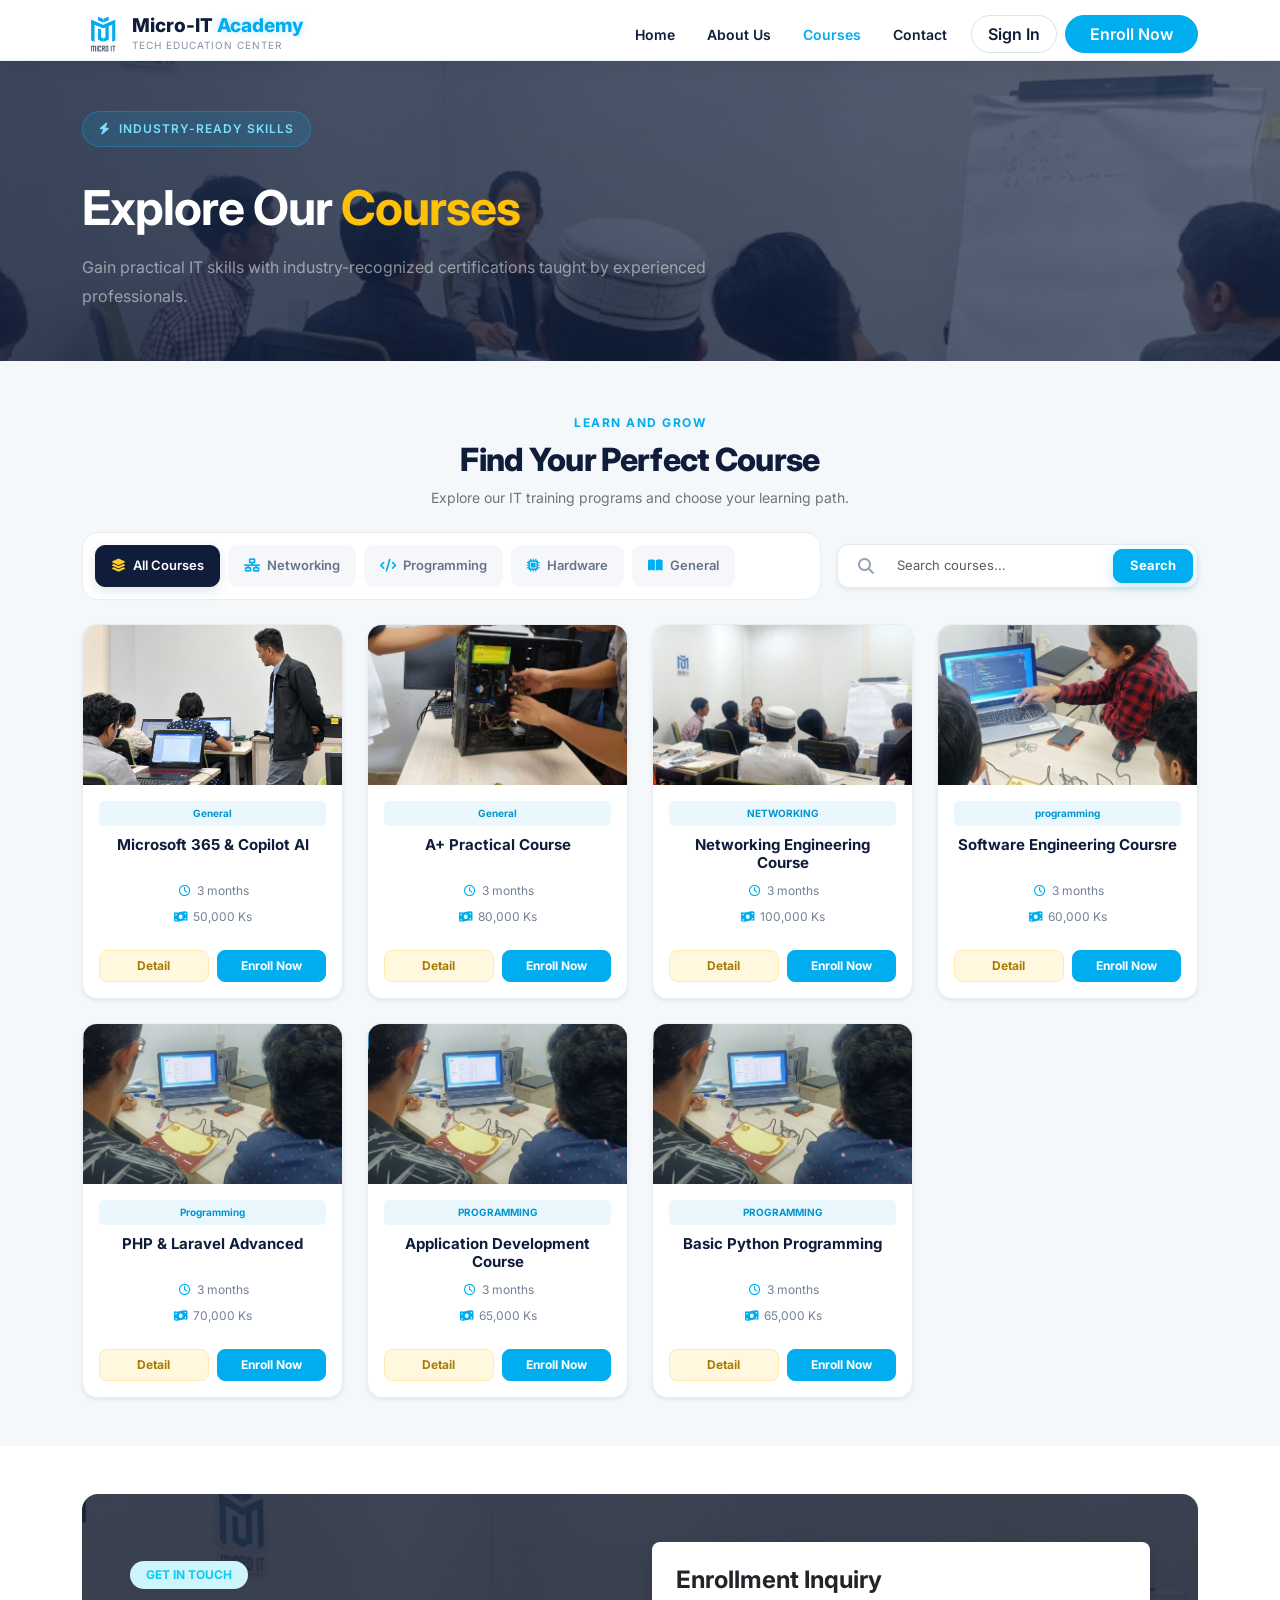
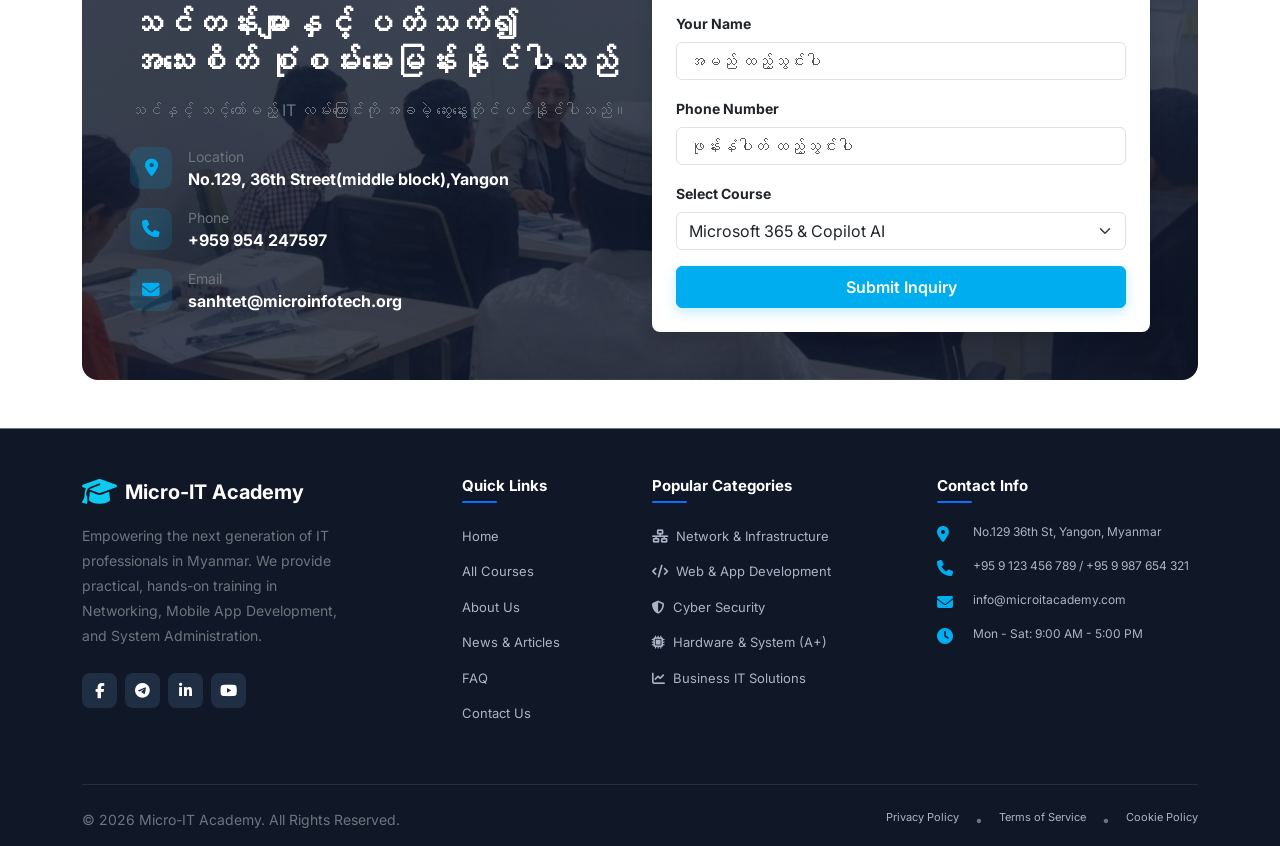
<file: course.html>
<!DOCTYPE html>
<html lang="my">

<head>
    <meta charset="UTF-8">
    <meta name="viewport" content="width=device-width, initial-scale=1.0">
    <title>Micro-IT Academy - Courses</title>

    <!-- Bootstrap 5 CSS CDN -->
    <link href="https://cdn.jsdelivr.net/npm/bootstrap@5.3.3/dist/css/bootstrap.min.css" rel="stylesheet">

    <!-- Font Awesome Icons CDN -->
    <link rel="stylesheet" href="https://cdnjs.cloudflare.com/ajax/libs/font-awesome/6.5.2/css/all.min.css">

    <!-- Google Fonts: Inter -->
    <link rel="preconnect" href="https://fonts.googleapis.com">
    <link rel="preconnect" href="https://fonts.gstatic.com" crossorigin>
    <link href="https://fonts.googleapis.com/css2?family=Inter:wght@400;500;600;700;800&display=swap"
        rel="stylesheet">

    <!-- AOS CSS -->
    <link rel="stylesheet" href="https://unpkg.com/aos@next/dist/aos.css">

    <!-- Custom CSS -->
    <link rel="stylesheet" href="css/style.css">
    <link rel="stylesheet" href="css/test.css">

    
</head>

<body>

    <!-- NAVIGATION BAR -->
    <nav class="navbar navbar-expand-lg sticky-top bg-white py-2 shadow-sm">
        <div class="container">

            <!-- Brand Logo -->
            <a class="navbar-brand d-flex align-items-center gap-2" href="index.html">
                <img src="image/microit-logo.png" alt="Micro-IT Logo" height="42">
                <div>
                    <div class="brand-title">Micro-IT <span>Academy</span></div>
                    <div class="brand-subtitle">TECH EDUCATION CENTER</div>
                </div>
            </a>

            <!-- Mobile Toggler Button -->
            <button class="navbar-toggler border-0 shadow-none" type="button"
                data-bs-toggle="collapse" data-bs-target="#navbarNav">
                <i class="fa-solid fa-bars fs-4"></i>
            </button>

            <!-- Navbar Links & Buttons -->
            <div class="collapse navbar-collapse" id="navbarNav">
                <ul class="navbar-nav ms-auto align-items-lg-center gap-lg-3 my-2 my-lg-0">
                    <li class="nav-item">
                        <a class="nav-link" href="index.html">Home</a>
                    </li>
                    <li class="nav-item">
                        <a class="nav-link" href="about.html">About Us</a>
                    </li>
                    <li class="nav-item">
                        <a class="nav-link active" href="course.html">Courses</a>
                    </li>
                    <li class="nav-item">
                        <a class="nav-link" href="contact.html">Contact</a>
                    </li>
                </ul>

                <!-- Custom Class Buttons -->
                <div class="d-flex align-items-center gap-2 mt-2 mt-lg-0 ms-lg-3">
                    <a href="login.html" class="btn btn-signin px-3 rounded-pill fw-semibold">Sign In</a>
                    <a href="#contact" class="btn btn-enroll px-4 rounded-pill fw-semibold">Enroll Now</a>
                </div>
            </div>

        </div>
    </nav>


    <!-- Hero Banner Section -->
    <section class="hero-banner text-white">
        <div class="container py-5">
            <div class="row">
                <div class="col-12 col-md-9 col-lg-7">

                    <span class="hero-label px-3 py-2 rounded-pill fw-semibold mb-3">
                        <i class="fa-solid fa-bolt me-2"></i>INDUSTRY-READY SKILLS
                    </span>

                    <h1 class="fw-bold display-5 mt-3 mb-3">
                        Explore Our <span class="text-warning">Courses</span>
                    </h1>

                    <p class="text-white-50 mb-0" style="line-height: 1.8;">
                        Gain practical IT skills with industry-recognized certifications
                        taught by experienced professionals.
                    </p>

                </div>
            </div>
        </div>
    </section>


    <!-- Main Course Catalog Section -->
    <section class="course-section py-5">
        <div class="container">

            <div class="text-center mb-4">
                <span class="section-label">LEARN AND GROW</span>
                <h2 class="section-title mt-2">Find Your Perfect Course</h2>
                <p class="text-secondary small mb-0">
                    Explore our IT training programs and choose your learning path.
                </p>
            </div>

            <!-- Filter Categories & Live Search Bar -->
            <div class="row mb-4 align-items-center g-3">

                <!-- Category Buttons -->
                <div class="col-12 col-lg-8">
                    <div class="category-wrapper">
                        <div class="course-categories" id="filterBtnGroup">

                            <button class="btn category-btn active" data-filter="all">
                                <i class="fa-solid fa-layer-group"></i>All Courses
                            </button>

                            <button class="btn category-btn" data-filter="networking">
                                <i class="fa-solid fa-network-wired"></i>Networking
                            </button>

                            <button class="btn category-btn" data-filter="programming">
                                <i class="fa-solid fa-code"></i>Programming
                            </button>

                            <button class="btn category-btn" data-filter="hardware">
                                <i class="fa-solid fa-microchip"></i>Hardware
                            </button>
                            <button class="btn category-btn" data-filter="general">
                            <i class="fa-solid fa-book-open"></i>General
                            </button>

                        </div>
                    </div>
                </div>

                <!-- Live Search Box -->
                <div class="col-12 col-lg-4">
                    <div class="input-group search-box shadow-sm" id="searchBox">
                        <span class="input-group-text bg-white border-0 ps-3">
                            <i class="fa-solid fa-magnifying-glass"></i>
                        </span>

                        <input type="text" id="courseSearchInput"
                            class="form-control border-0 shadow-none"
                            placeholder="Search courses...">

                        <button class="btn btn-primary px-3 fw-bold"
                            type="button" id="searchBtn">
                            Search
                        </button>
                    </div>
                </div>

            </div>


            <!-- Course Cards Grid -->
            <section class="container-fluid px-0">
                <div class="row g-3 g-lg-4" id="courseList">

                    <!-- Card 1 -->
                    <div class="col-6 col-md-4 col-lg-3" data-category="general">
                        <div class="card course-card h-100 shadow-sm">
                            <img src="image/microsoft365.png"
                                class="course-img" alt="MikroTik MTCNA">

                            <div class="card-body d-flex flex-column">
                                <span class="course-category">General</span>

                                <h5>Microsoft 365 & Copilot AI</h5>

                                <div class="course-info mb-2">
                                    <div class="mb-2">
                                        <i class="fa-regular fa-clock me-1"></i>3 months
                                    </div>
                                    <div>
                                        <i class="fa-solid fa-money-bill-wave me-1"></i>50,000 Ks
                                    </div>
                                </div>

                                <div class="d-flex gap-2 mt-auto pt-3">
                                    <a href="course_detail.html?course=microsoft-365"
                                      class="btn btn-course-detail w-50">Detail
                                    <a href="#contact" class="btn btn-course-join w-50">Enroll Now</a>
                                </div>
                            </div>
                        </div>
                    </div>


                    <!-- Card 2 -->
                    <div class="col-6 col-md-4 col-lg-3" data-category="general">
                        <div class="card course-card h-100 shadow-sm">
                            <img src="image/A+-practical.jpg"
                                class="course-img" alt="React Native">

                            <div class="card-body d-flex flex-column">
                                <span class="course-category">General</span>

                                <h5>A+ Practical Course</h5>

                                <div class="course-info mb-2">
                                    <div class="mb-2">
                                        <i class="fa-regular fa-clock me-1"></i>3 months
                                    </div>
                                    <div>
                                        <i class="fa-solid fa-money-bill-wave me-1"></i>80,000 Ks
                                    </div>
                                </div>

                                 <div class="d-flex gap-2 mt-auto pt-3">
                                    <a href="course_detail.html?course=a-plus"
                                      class="btn btn-course-detail w-50">Detail
                                    <a href="#contact" class="btn btn-course-join w-50">Enroll Now</a>
                                </div>
                            </div>
                        </div>
                    </div>


                    <!-- Card 3 -->
                    <div class="col-6 col-md-4 col-lg-3" data-category="networking">
                        <div class="card course-card h-100 shadow-sm">
                            <img src="image/category_networking.jpg"
                                class="course-img" alt="CCNA 200-301">

                            <div class="card-body d-flex flex-column">
                                <span class="course-category">NETWORKING</span>

                                <h5>Networking Engineering Course</h5>

                                <div class="course-info mb-2">
                                    <div class="mb-2">
                                        <i class="fa-regular fa-clock me-1"></i>3 months
                                    </div>
                                    <div>
                                        <i class="fa-solid fa-money-bill-wave me-1"></i>100,000 Ks
                                    </div>
                                </div>

                                 <div class="d-flex gap-2 mt-auto pt-3">
                                    <a href="course_detail.html?course=networking"
                                      class="btn btn-course-detail w-50">Detail
                                    <a href="#contact" class="btn btn-course-join w-50">Enroll Now</a>
                                </div>
                            </div>
                        </div>
                    </div>


                    <!-- Card 4 -->
                    <div class="col-6 col-md-4 col-lg-3" data-category="programming">
                        <div class="card course-card h-100 shadow-sm">
                            <img src="image/category_web.jpg"
                                class="course-img" alt="A+ Professional">

                            <div class="card-body d-flex flex-column">
                                <span class="course-category">programming</span>

                                <h5>Software Engineering Coursre</h5>

                                <div class="course-info mb-2">
                                    <div class="mb-2">
                                        <i class="fa-regular fa-clock me-1"></i>3 months
                                    </div>
                                    <div>
                                        <i class="fa-solid fa-money-bill-wave me-1"></i>60,000 Ks
                                    </div>
                                </div>

                                 <div class="d-flex gap-2 mt-auto pt-3">
                                    <a href="course_detail.html?course=software-engineering"
                                      class="btn btn-course-detail w-50">Detail
                                    <a href="#contact" class="btn btn-course-join w-50">Enroll Now</a>
                                </div>
                            </div>
                        </div>
                    </div>


                    <!-- Card 5 -->
                    <div class="col-6 col-md-4 col-lg-3" data-category="programming">
                        <div class="card course-card h-100 shadow-sm">
                            <img src="image/Category_programming.jpg"
                                class="course-img" alt="Business IT">

                            <div class="card-body d-flex flex-column">
                                <span class="course-category">Programming</span>

                                <h5>PHP & Laravel Advanced</h5>

                                <div class="course-info mb-2">
                                    <div class="mb-2">
                                        <i class="fa-regular fa-clock me-1"></i>3 months
                                    </div>
                                    <div>
                                        <i class="fa-solid fa-money-bill-wave me-1"></i>70,000 Ks
                                    </div>
                                </div>

                                 <div class="d-flex gap-2 mt-auto pt-3">
                                    <a href="course_detail.html?course=php-laravel"
                                      class="btn btn-course-detail w-50">Detail
                                    <a href="#contact" class="btn btn-course-join w-50">Enroll Now</a>
                                </div>
                            </div>
                        </div>
                    </div>


                    <!-- Card 6 -->
                    <div class="col-6 col-md-4 col-lg-3" data-category="programming">
                        <div class="card course-card h-100 shadow-sm">
                            <img src="image/Category_programming.jpg"
                                class="course-img" alt="Python Programming">

                            <div class="card-body d-flex flex-column">
                                <span class="course-category">PROGRAMMING</span>

                                <h5>Application Development Course</h5>

                                <div class="course-info mb-2">
                                    <div class="mb-2">
                                        <i class="fa-regular fa-clock me-1"></i>3 months
                                    </div>
                                    <div>
                                        <i class="fa-solid fa-money-bill-wave me-1"></i>65,000 Ks
                                    </div>
                                </div>

                                <div class="d-flex gap-2 mt-auto pt-3">
                                    <a href="course_detail.html?course=application-development"
                                      class="btn btn-course-detail w-50">Detail
                                    <a href="#contact" class="btn btn-course-join w-50">Enroll Now</a>
                                </div>
                            </div>
                        </div>
                    </div>
                      <!-- Card 7 -->
                    <div class="col-6 col-md-4 col-lg-3" data-category="programming">
                        <div class="card course-card h-100 shadow-sm">
                            <img src="image/Category_programming.jpg"
                                class="course-img" alt="Python Programming">

                            <div class="card-body d-flex flex-column">
                                <span class="course-category">PROGRAMMING</span>

                                <h5>Basic Python Programming</h5>

                                <div class="course-info mb-2">
                                    <div class="mb-2">
                                        <i class="fa-regular fa-clock me-1"></i>3 months
                                    </div>
                                    <div>
                                        <i class="fa-solid fa-money-bill-wave me-1"></i>65,000 Ks
                                    </div>
                                </div>

                                 <div class="d-flex gap-2 mt-auto pt-3">
                                    <a href="course_detail.html?course=python"
                                      class="btn btn-course-detail w-50">Detail
                                    <a href="#contact" class="btn btn-course-join w-50">Enroll Now</a>
                                </div>
                            </div>
                        </div>
                    </div>

                </div>


             

              
                <!-- No Course Found Message -->
                <div class="empty-result" id="emptyResult">
                    <i class="fa-solid fa-magnifying-glass fs-1 mb-3"></i>
                    <h5 class="fw-bold">No Courses Found</h5>
                    <p class="small mb-0">Try searching with another course name.</p>
                </div>

            </section>

        </div>
    </section>


    
<!-- Enrollment / Contact Inquiry Banner Section -->
<section id="contact" class="py-5 bg-white">
    <div class="container">

        <div class="bg-imag text-white rounded-4 p-4 p-md-5">
            <div class="row gy-4 align-items-center">

                <!-- Left Info Column -->
                <div class="col-lg-6">

                    <span class="badge bg-info-subtle text-info fw-bold text-uppercase px-3 py-2 rounded-pill mb-3">
                        Get In Touch
                    </span>

                    <h2 class="fw-bold mb-3">
                        သင်တန်းများနှင့် ပတ်သက်၍ အသေးစိတ် စုံစမ်းမေးမြန်းနိုင်ပါသည်
                    </h2>

                    <p class="text-secondary mb-4">
                        သင်နှင့် သင့်တော်မည့် IT လမ်းကြောင်းကို အခမဲ့
                        ဆွေးနွေးတိုင်ပင်နိုင်ပါသည်။
                    </p>

                    <!-- Contact Details List -->
                    <div class="d-flex align-items-center gap-3 mb-3">
                        <div class="contact-icon-bg">
                            <i class="fa-solid fa-location-dot"></i>
                        </div>
                        <div>
                            <div class="small text-secondary">Location</div>
                            <div class="fw-bold">No.129, 36th Street(middle block),Yangon</div>
                        </div>
                    </div>

                    <div class="d-flex align-items-center gap-3 mb-3">
                        <div class="contact-icon-bg">
                            <i class="fa-solid fa-phone"></i>
                        </div>
                        <div>
                            <div class="small text-secondary">Phone</div>
                            <div class="fw-bold">+959 954 247597</div>
                        </div>
                    </div>

                    <div class="d-flex align-items-center gap-3">
                        <div class="contact-icon-bg">
                            <i class="fa-solid fa-envelope"></i>
                        </div>
                        <div>
                            <div class="small text-secondary">Email</div>
                            <div class="fw-bold">sanhtet@microinfotech.org</div>
                        </div>
                    </div>

                </div>


                <!-- Right Form Column -->
                <div class="col-lg-6">

                    <!-- ENROLLMENT FORM -->
                    <div class="bg-white text-dark p-4 rounded-3 shadow">

                        <h4 class="fw-bold mb-3">Enrollment Inquiry</h4>

                        <form id="inquiryForm">

                            <div class="mb-3">
                                <label class="form-label small fw-bold">Your Name</label>
                                <input type="text" class="form-control"
                                    placeholder="အမည် ထည့်သွင်းပါ" required>
                            </div>

                            <div class="mb-3">
                                <label class="form-label small fw-bold">Phone Number</label>
                                <input type="tel" class="form-control"
                                    placeholder="ဖုန်းနံပါတ် ထည့်သွင်းပါ" required>
                            </div>

                            <div class="mb-3">
                                <label class="form-label small fw-bold">Select Course</label>
                               <select class="form-select">
                                        <option selected>Microsoft 365 & Copilot AI</option>
                                        <option>A+ practical Course</option>
                                         <option>Network Engineering Course</option>
                                        <option> Software Engineering Course</option>
                                         <option>PHP & Laravel Advanced</option>
                                        <option>Application Development Course</option>
                                    </select>
                            </div>

                            <button type="submit" class="btn btn-primary w-100 py-2 fw-semibold">
                                Submit Inquiry
                            </button>

                        </form>

                        <!-- Alert Container -->
                        <div id="inquirySuccess"
                            class="alert alert-success mt-3 d-none mb-0 small" role="alert">
                            <i class="fa-solid fa-circle-check me-1"></i>
                            သင်တန်းစုံစမ်းမှု အောင်မြင်ပါသည်။ မကြာမီ ပြန်လည်ဆက်သွယ်ပါမည်။
                        </div>

                    </div>

                </div>

            </div>
        </div>

    </div>
</section>



    <!-- FOOTER -->
    <footer class="text-secondary pt-5 pb-3 border-top border-secondary">
        <div class="container">

            <div class="row g-4 mb-5">

                <!-- Column 1: Brand & About -->
                <div class="col-12 col-md-6 col-lg-3">
                    <div class="d-flex align-items-center mb-3">
                        <i class="fa-solid fa-graduation-cap text-info fs-3 me-2"></i>
                        <span class="fs-5 fw-bold text-white">Micro-IT Academy</span>
                    </div>

                    <p class="small text-secondary mb-4" style="line-height: 1.8;">
                        Empowering the next generation of IT professionals in Myanmar.
                        We provide practical, hands-on training in Networking,
                        Mobile App Development, and System Administration.
                    </p>

                    <div class="d-flex gap-2">
                        <a href="#" class="social-btn" aria-label="Facebook">
                            <i class="fa-brands fa-facebook-f"></i>
                        </a>
                        <a href="#" class="social-btn" aria-label="Telegram">
                            <i class="fa-brands fa-telegram"></i>
                        </a>
                        <a href="#" class="social-btn" aria-label="LinkedIn">
                            <i class="fa-brands fa-linkedin-in"></i>
                        </a>
                        <a href="#" class="social-btn" aria-label="YouTube">
                            <i class="fa-brands fa-youtube"></i>
                        </a>
                    </div>
                </div>


                <!-- Column 2: Quick Links -->
                <div class="col-6 col-md-6 col-lg-2 ms-lg-auto">
                    <h5 class="footer-heading">Quick Links</h5>

                    <ul class="list-unstyled mb-0">
                        <li><a href="index.html" class="footer-link">Home</a></li>
                        <li><a href="course.html" class="footer-link">All Courses</a></li>
                        <li><a href="about.html" class="footer-link">About Us</a></li>
                        <li><a href="#" class="footer-link">News & Articles</a></li>
                        <li><a href="#" class="footer-link">FAQ</a></li>
                        <li><a href="contact.html" class="footer-link">Contact Us</a></li>
                    </ul>
                </div>


                <!-- Column 3: Course Categories -->
                <div class="col-6 col-md-6 col-lg-3">
                    <h5 class="footer-heading">Popular Categories</h5>

                    <ul class="list-unstyled mb-0">
                        <li>
                            <a href="#" class="footer-link">
                                <i class="fa-solid fa-network-wired me-2"></i>Network & Infrastructure
                            </a>
                        </li>
                        <li>
                            <a href="#" class="footer-link">
                                <i class="fa-solid fa-code me-2"></i>Web & App Development
                            </a>
                        </li>
                        <li>
                            <a href="#" class="footer-link">
                                <i class="fa-solid fa-shield-halved me-2"></i>Cyber Security
                            </a>
                        </li>
                        <li>
                            <a href="#" class="footer-link">
                                <i class="fa-solid fa-microchip me-2"></i>Hardware & System (A+)
                            </a>
                        </li>
                        <li>
                            <a href="#" class="footer-link">
                                <i class="fa-solid fa-chart-line me-2"></i>Business IT Solutions
                            </a>
                        </li>
                    </ul>
                </div>


                <!-- Column 4: Contact Info -->
                <div class="col-12 col-md-6 col-lg-3">
                    <h5 class="footer-heading">Contact Info</h5>

                    <div class="contact-item">
                        <i class="fa-solid fa-location-dot"></i>
                        <span>No.129 36th St, Yangon, Myanmar</span>
                    </div>

                    <div class="contact-item">
                        <i class="fa-solid fa-phone"></i>
                        <span>+95 9 123 456 789 / +95 9 987 654 321</span>
                    </div>

                    <div class="contact-item">
                        <i class="fa-solid fa-envelope"></i>
                        <span>info@microitacademy.com</span>
                    </div>

                    <div class="contact-item">
                        <i class="fa-solid fa-clock"></i>
                        <span>Mon - Sat: 9:00 AM - 5:00 PM</span>
                    </div>
                </div>

            </div>

            <hr class="border-secondary opacity-25 my-4">

            <!-- Bottom Copyright & Legal Links -->
            <div class="d-flex flex-column flex-md-row align-items-center justify-content-between gap-3 text-center text-md-start">

                <p class="small mb-0 text-secondary">
                    &copy; 2026 Micro-IT Academy. All Rights Reserved.
                </p>

                <div class="d-flex flex-wrap justify-content-center gap-3">
                    <a href="#" class="legal-link">Privacy Policy</a>
                    <span class="text-secondary small">•</span>
                    <a href="#" class="legal-link">Terms of Service</a>
                    <span class="text-secondary small">•</span>
                    <a href="#" class="legal-link">Cookie Policy</a>
                </div>

            </div>

        </div>
    </footer>


    <!-- Bootstrap 5 JavaScript Bundle -->
    <script src="https://cdn.jsdelivr.net/npm/bootstrap@5.3.3/dist/js/bootstrap.bundle.min.js"></script>

    <!-- AOS JS -->
    <script src="https://unpkg.com/aos@next/dist/aos.js"></script>

    <script>
        // Initialize AOS
        AOS.init({
            once: true,
            duration: 700
        });


        // Course Category Filter & Search
        const filterButtons = document.querySelectorAll('.category-btn');
        const courseItems = document.querySelectorAll('#courseList > div');
        const searchInput = document.getElementById('courseSearchInput');
        const searchBtn = document.getElementById('searchBtn');
        const emptyResult = document.getElementById('emptyResult');

        let selectedCategory = 'all';

        function filterCourses() {
            const searchText = searchInput.value.toLowerCase().trim();
            let visibleCount = 0;

            courseItems.forEach(function (item) {
                const category = item.dataset.category;
                const courseName = item.innerText.toLowerCase();

                const categoryMatch =
                    selectedCategory === 'all' || category === selectedCategory;

                const searchMatch = courseName.includes(searchText);

                if (categoryMatch && searchMatch) {
                    item.classList.remove('d-none');
                    visibleCount++;
                } else {
                    item.classList.add('d-none');
                }
            });

            emptyResult.style.display = visibleCount === 0 ? 'block' : 'none';
        }

        filterButtons.forEach(function (button) {
            button.addEventListener('click', function () {
                filterButtons.forEach(function (btn) {
                    btn.classList.remove('active');
                });

                this.classList.add('active');
                selectedCategory = this.dataset.filter;

                filterCourses();
            });
        });

        searchBtn.addEventListener('click', filterCourses);

        searchInput.addEventListener('input', filterCourses);

        searchInput.addEventListener('keydown', function (event) {
            if (event.key === 'Enter') {
                filterCourses();
            }
        });


        // Enrollment Inquiry Form
        const inquiryForm = document.getElementById('inquiryForm');
        const inquirySuccess = document.getElementById('inquirySuccess');

        inquiryForm.addEventListener('submit', function (event) {
            event.preventDefault();

            inquirySuccess.classList.remove('d-none');
            inquiryForm.reset();
        });
    </script>

</body>

</html>
</file>
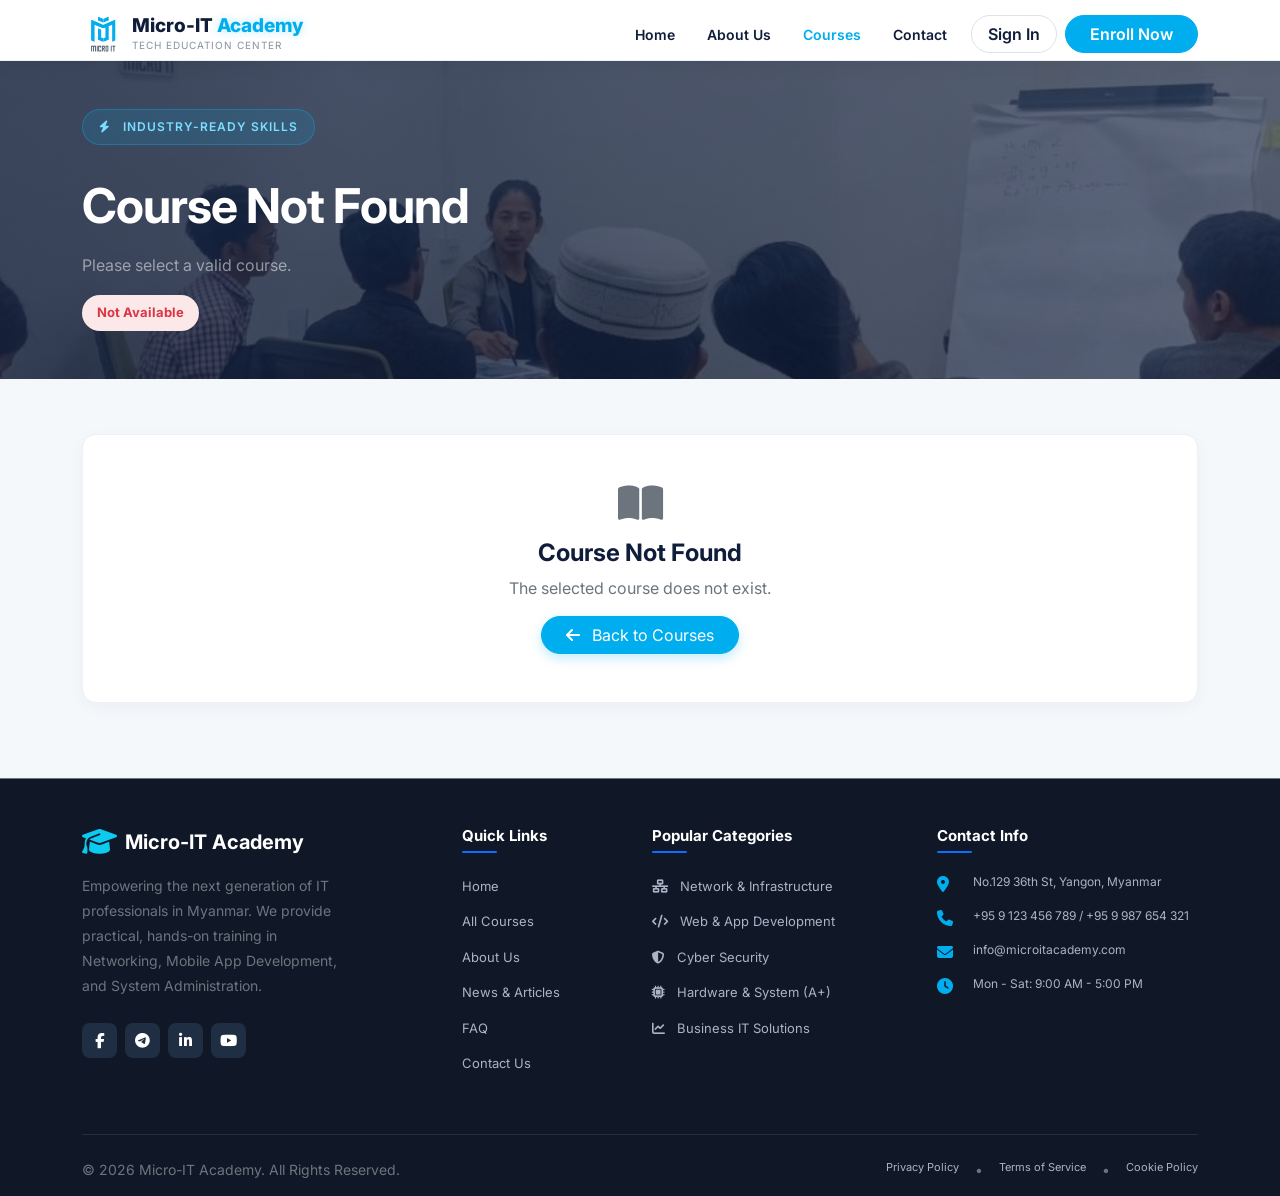
<file: course_detail.html>
<!DOCTYPE html>
<html lang="my">

<head>
    <meta charset="UTF-8">
    <meta name="viewport" content="width=device-width, initial-scale=1.0">

    <title>Micro-IT Academy | Course Details</title>

    <!-- Bootstrap 5 CSS -->
    <link href="https://cdn.jsdelivr.net/npm/bootstrap@5.3.3/dist/css/bootstrap.min.css" rel="stylesheet">

    <!-- Font Awesome -->
    <link rel="stylesheet" href="https://cdnjs.cloudflare.com/ajax/libs/font-awesome/6.5.2/css/all.min.css">

    <!-- Google Fonts -->
    <link rel="preconnect" href="https://fonts.googleapis.com">
    <link rel="preconnect" href="https://fonts.gstatic.com" crossorigin>
    <link href="https://fonts.googleapis.com/css2?family=Inter:wght@400;500;600;700;800&display=swap"
        rel="stylesheet">

    <!-- Custom CSS -->
    <link rel="stylesheet" href="css/style.css">
    <link rel="stylesheet" href="css/test.css">

    <style>
        
    </style>
</head>

<body>

    <!-- NAVIGATION BAR -->
    <nav class="navbar navbar-expand-lg sticky-top bg-white py-2 shadow-sm">
        <div class="container">

            <a class="navbar-brand d-flex align-items-center gap-2" href="index.html">
                <img src="image/microit-logo.png" alt="Micro-IT Logo" height="42">

                <div>
                    <div class="brand-title">Micro-IT <span>Academy</span></div>
                    <div class="brand-subtitle">TECH EDUCATION CENTER</div>
                </div>
            </a>

            <button class="navbar-toggler border-0 shadow-none" type="button"
                data-bs-toggle="collapse" data-bs-target="#navbarNav">
                <i class="fa-solid fa-bars fs-4"></i>
            </button>

            <div class="collapse navbar-collapse" id="navbarNav">

                <ul class="navbar-nav ms-auto align-items-lg-center gap-lg-3 my-2 my-lg-0">

                    <li class="nav-item">
                        <a class="nav-link" href="index.html">Home</a>
                    </li>

                    <li class="nav-item">
                        <a class="nav-link" href="about.html">About Us</a>
                    </li>

                    <li class="nav-item">
                        <a class="nav-link active" href="course.html">Courses</a>
                    </li>

                    <li class="nav-item">
                        <a class="nav-link" href="contact.html">Contact</a>
                    </li>

                </ul>

                <div class="d-flex align-items-center gap-2 mt-2 mt-lg-0 ms-lg-3">

                    <a href="login.html" class="btn btn-signin px-3 rounded-pill fw-semibold">
                        Sign In
                    </a>

                    <a href="index.html#enroll" class="btn btn-enroll px-4 rounded-pill fw-semibold">
                        Enroll Now
                    </a>

                </div>

            </div>
        </div>
    </nav>


    <!-- HERO BANNER -->
    <section class="hero-banner text-white">
        <div class="container py-5">

            <div class="row">
                <div class="col-12 col-md-9 col-lg-7">

                    <span class="hero-label px-3 py-2 rounded-pill fw-semibold mb-3">
                        <i class="fa-solid fa-bolt me-2"></i>
                        INDUSTRY-READY SKILLS
                    </span>

                    <h1 class="fw-bold display-5 mt-3 mb-3" id="courseName">
                        Course Details
                    </h1>

                    <p class="text-white-50 mb-3" id="courseDescription"
                        style="line-height: 1.8;">
                        Explore our professional training programs.
                    </p>

                    <span class="course-status" id="courseStatus">
                        Registration Open
                    </span>

                </div>
            </div>

        </div>
    </section>


    <!-- COURSE DETAILS -->
    <section class="detail-section">
        <div class="container">

            <div class="row g-4">

                <!-- LEFT CONTENT -->
                <div class="col-lg-8">

                    <!-- COURSE OVERVIEW -->
                    <div class="detail-card">
                        <h3 class="detail-heading">Course Overview</h3>
                        <p class="detail-text mb-0" id="courseOverview"></p>
                    </div>

                    <!-- WHAT YOU WILL LEARN -->
                    <div class="detail-card">
                        <h3 class="detail-heading">What You Will Learn</h3>
                        <ul class="learning-list" id="learningList"></ul>
                    </div>

                    <!-- COURSE CURRICULUM -->
                    <div class="detail-card">
                        <h3 class="detail-heading">Course Curriculum</h3>
                        <div class="accordion" id="curriculumList"></div>
                    </div>

                    <!-- INSTRUCTOR -->
                    <div class="detail-card">
                        <h3 class="detail-heading">About the Instructor</h3>

                        <div class="instructor-box">

                            <div class="instructor-avatar">
                                <i class="fa-solid fa-user-tie"></i>
                            </div>

                            <div>
                                <h5 class="fw-bold mb-1" id="instructorName">
                                    To Be Announced
                                </h5>

                                <p class="text-secondary small mb-0" id="instructorDescription">
                                    Instructor information will be announced soon.
                                </p>
                            </div>

                        </div>
                    </div>

                </div>


                <!-- RIGHT COURSE INFORMATION -->
                <div class="col-lg-4">

                    <div class="info-card">

                        <img src="image/A+.jpg"
                            class="course-image"
                            id="courseImage"
                            alt="Course Image">

                        <h4 class="info-title">Course Information</h4>

                        <div class="info-row">
                            <i class="fa-regular fa-clock"></i>
                            <div>
                                <small>Duration</small>
                                <strong id="courseDuration">To Be Announced</strong>
                            </div>
                        </div>

                        <div class="info-row">
                            <i class="fa-regular fa-calendar-days"></i>
                            <div>
                                <small>Class Days</small>
                                <strong id="classDays">To Be Announced</strong>
                            </div>
                        </div>

                        <div class="info-row">
                            <i class="fa-regular fa-clock"></i>
                            <div>
                                <small>Class Time</small>
                                <strong id="classTime">To Be Announced</strong>
                            </div>
                        </div>

                        <div class="info-row">
                            <i class="fa-solid fa-user"></i>
                            <div>
                                <small>Instructor</small>
                                <strong id="instructorShort">To Be Announced</strong>
                            </div>
                        </div>

                        <div class="info-row">
                            <i class="fa-regular fa-calendar-check"></i>
                            <div>
                                <small>Starting Date</small>
                                <strong id="startingDate">To Be Announced</strong>
                            </div>
                        </div>

                        <div class="course-fee">
                            <small class="text-secondary">Course Fee</small>
                            <h4 class="fw-bold mt-1" id="courseFee">Contact Us</h4>
                        </div>

                        <a href="index.html#enroll"
                            class="btn-enroll-detail"
                            id="enrollButton">
                            Enroll Now
                            <i class="fa-solid fa-arrow-right ms-1"></i>
                        </a>

                        <a href="contact.html" class="btn-contact-detail">
                            <i class="fa-regular fa-envelope me-2"></i>
                            Contact Us
                        </a>

                        <div class="bg-light rounded-3 p-3 text-center mt-3">
                            <strong class="small">Have Questions?</strong>
                            <p class="text-secondary small mb-0 mt-1">
                                Contact our team for more information.
                            </p>
                        </div>

                    </div>

                </div>

            </div>
        </div>
    </section>


    <!-- FOOTER -->
    <footer class="text-secondary pt-5 pb-3 border-top border-secondary">
        <div class="container">

            <div class="row g-4 mb-5">

                <!-- BRAND & ABOUT -->
                <div class="col-12 col-md-6 col-lg-3">

                    <div class="d-flex align-items-center mb-3">
                        <i class="fa-solid fa-graduation-cap text-info fs-3 me-2"></i>
                        <span class="fs-5 fw-bold text-white">Micro-IT Academy</span>
                    </div>

                    <p class="small text-secondary mb-4" style="line-height: 1.8;">
                        Empowering the next generation of IT professionals in Myanmar.
                        We provide practical, hands-on training in Networking,
                        Mobile App Development, and System Administration.
                    </p>

                    <div class="d-flex gap-2">

                        <a href="#" class="social-btn" aria-label="Facebook">
                            <i class="fa-brands fa-facebook-f"></i>
                        </a>

                        <a href="#" class="social-btn" aria-label="Telegram">
                            <i class="fa-brands fa-telegram"></i>
                        </a>

                        <a href="#" class="social-btn" aria-label="LinkedIn">
                            <i class="fa-brands fa-linkedin-in"></i>
                        </a>

                        <a href="#" class="social-btn" aria-label="YouTube">
                            <i class="fa-brands fa-youtube"></i>
                        </a>

                    </div>
                </div>


                <!-- QUICK LINKS -->
                <div class="col-6 col-md-6 col-lg-2 ms-lg-auto">

                    <h5 class="footer-heading">Quick Links</h5>

                    <ul class="list-unstyled mb-0">
                        <li><a href="index.html" class="footer-link">Home</a></li>
                        <li><a href="course.html" class="footer-link">All Courses</a></li>
                        <li><a href="about.html" class="footer-link">About Us</a></li>
                        <li><a href="#" class="footer-link">News & Articles</a></li>
                        <li><a href="#" class="footer-link">FAQ</a></li>
                        <li><a href="contact.html" class="footer-link">Contact Us</a></li>
                    </ul>

                </div>


                <!-- POPULAR CATEGORIES -->
                <div class="col-6 col-md-6 col-lg-3">

                    <h5 class="footer-heading">Popular Categories</h5>

                    <ul class="list-unstyled mb-0">

                        <li>
                            <a href="course.html" class="footer-link">
                                <i class="fa-solid fa-network-wired me-2"></i>
                                Network & Infrastructure
                            </a>
                        </li>

                        <li>
                            <a href="course.html" class="footer-link">
                                <i class="fa-solid fa-code me-2"></i>
                                Web & App Development
                            </a>
                        </li>

                        <li>
                            <a href="course.html" class="footer-link">
                                <i class="fa-solid fa-shield-halved me-2"></i>
                                Cyber Security
                            </a>
                        </li>

                        <li>
                            <a href="course.html" class="footer-link">
                                <i class="fa-solid fa-microchip me-2"></i>
                                Hardware & System (A+)
                            </a>
                        </li>

                        <li>
                            <a href="course.html" class="footer-link">
                                <i class="fa-solid fa-chart-line me-2"></i>
                                Business IT Solutions
                            </a>
                        </li>

                    </ul>

                </div>


                <!-- CONTACT INFO -->
                <div class="col-12 col-md-6 col-lg-3">

                    <h5 class="footer-heading">Contact Info</h5>

                    <div class="contact-item">
                        <i class="fa-solid fa-location-dot"></i>
                        <span>No.129 36th St, Yangon, Myanmar</span>
                    </div>

                    <div class="contact-item">
                        <i class="fa-solid fa-phone"></i>
                        <span>+95 9 123 456 789 / +95 9 987 654 321</span>
                    </div>

                    <div class="contact-item">
                        <i class="fa-solid fa-envelope"></i>
                        <span>info@microitacademy.com</span>
                    </div>

                    <div class="contact-item">
                        <i class="fa-solid fa-clock"></i>
                        <span>Mon - Sat: 9:00 AM - 5:00 PM</span>
                    </div>

                </div>

            </div>

            <hr class="border-secondary opacity-25 my-4">

            <!-- COPYRIGHT -->
            <div class="d-flex flex-column flex-md-row align-items-center justify-content-between gap-3 text-center text-md-start">

                <p class="small mb-0 text-secondary">
                    &copy; 2026 Micro-IT Academy. All Rights Reserved.
                </p>

                <div class="d-flex flex-wrap justify-content-center gap-3">
                    <a href="#" class="legal-link">Privacy Policy</a>
                    <span class="text-secondary small">•</span>
                    <a href="#" class="legal-link">Terms of Service</a>
                    <span class="text-secondary small">•</span>
                    <a href="#" class="legal-link">Cookie Policy</a>
                </div>

            </div>

        </div>
    </footer>


    <!-- BOOTSTRAP JS -->
    <script src="https://cdn.jsdelivr.net/npm/bootstrap@5.3.3/dist/js/bootstrap.bundle.min.js"></script>


   <script> 
// COURSE DETAILS DATA
const courses = {

    "microsoft-365": {
        name: "Microsoft 365 & Copilot AI",
        description: "Develop essential workplace skills using Microsoft 365 and AI-powered tools.",
        status: "Registration Open",
        image: "image/microsoft365.png",
        overview: "Learn Microsoft 365 applications and explore how Copilot AI can improve productivity in modern workplaces.",
        duration: "3 Months",
        days: "To Be Announced",
        time: "To Be Announced",
        instructor: "To Be Announced",
        startingDate: "To Be Announced",
        fee: "50,000 Ks",
        learn: [
            "Master Word, Excel & PowerPoint for real wrokplace tasks.",
            "Work smarter with Outlook,Teams & OneDrive.",
            "Microsoft 365 security & productivity essentials.",
            "Discover Copilot AI for Writing, research & analysis.",
            "Hands-on AI-powered office projects."
        ],
        curriculum: [
            { title: "Module 1: Microsoft Word", detail: "Document creation, formatting, tables and reports." },
            { title: "Module 2: Microsoft Excel", detail: "Spreadsheets, formulas and data organization." },
            { title: "Module 3: Microsoft PowerPoint", detail: "Presentation design and slide management." },
            { title: "Module 4: Microsoft 365", detail: "Outlook, cloud collaboration and productivity." },
            { title: "Module 5: Copilot AI", detail: "Introduction to AI tools and productivity." }
        ]
    },

    "a-plus": {
        name: "A+ Practical Course",
        description: "Build practical computer hardware, maintenance and troubleshooting skills.",
        status: "Registration Open",
        image: "image/A+-practical.jpg",
        overview: "This practical course introduces computer hardware, operating systems, installation, maintenance and troubleshooting.",
        duration: "3 Months",
        days: "To Be Announced",
        time: "To Be Announced",
        instructor: "To Be Announced",
        startingDate: "To Be Announced",
        fee: "80,000 Ks",
        learn: [
            "Build & understand PC hardware from the ground up.",
            "CPU, RAM, Motherboard ,Storage & Power Supply.",
            "PC assembly ,upgrade & preventive maintenance.",
            "Windows installation, Drivers & BIOs/UEFI.",
            "Troubleshoot hardware & software problems.",
            "Printer setup & essential IT support skills",
            "Real-world Helpdesk & Technician practices"
        ],
        curriculum: [
            { title: "Module 1: Computer Fundamentals", detail: "Computer systems and hardware components." },
            { title: "Module 2: Hardware Installation", detail: "CPU, RAM, motherboard and storage installation." },
            { title: "Module 3: Operating Systems", detail: "Windows installation and configuration." },
            { title: "Module 4: Maintenance", detail: "Computer maintenance and preventive care." },
            { title: "Module 5: Troubleshooting", detail: "Diagnosing and solving common computer problems." }
        ]
    },

    "networking": {
        name: "Networking Engineering Course",
        description: "Build your foundation in computer networking and network administration.",
        status: "Registration Open",
        image: "image/category_networking.jpg",
        overview: "Learn networking fundamentals, IP addressing, network devices, configuration and troubleshooting through practical learning.",
        duration: "3 Months",
        days: "To Be Announced",
        time: "To Be Announced",
        instructor: "To Be Announced",
        startingDate: "To Be Announced",
        fee: "100,000 Ks",
        learn: [
            "- OLearn Networking from Fundamentals to Practice.",
            "OSI/TCP-IP & IPv4 addressing made practical.",
            "Subnetting & IP planning skills.",
            "Switches, Routers & VLAN configuration.",
            "DHPCP, DNS & essential network services.",
            "Network troubleshooting techniques.",
            "Hands-on real-wrold network projects."
        ],
        curriculum: [
            { title: "Module 1: Networking Fundamentals", detail: "Network types, topologies and communication." },
            { title: "Module 2: IP Addressing", detail: "IPv4, subnetting and network configuration." },
            { title: "Module 3: Network Devices", detail: "Routers, switches and access points." },
            { title: "Module 4: Network Configuration", detail: "Basic device configuration and connectivity." },
            { title: "Module 5: Troubleshooting", detail: "Network diagnostics and problem solving." }
        ]
    },

    "software-engineering": {
        name: "Software Engineering Course",
        description: "Learn programming concepts and software development fundamentals.",
        status: "Registration Open",
        image: "image/Category_programming.jpg",
        overview: "Understand software engineering principles, programming logic, databases and the software development lifecycle.",
        duration: "3 Months",
        days: "To Be Announced",
        time: "To Be Announced",
        instructor: "To Be Announced",
        startingDate: "To Be Announced",
        fee: "60,000 Ks",
        learn: [
            "Build strong Programming & Problem-solving skills.",
            "Logic, Functions, OOP & Data Structures.",
            "SQL, Databases & Version Control with Git.",
            "Debugging, Testing & API fundamentals.",
            "Build modern Web Web Applocations.",
            "Learn through practical coding exercises.",
            "Complete a Real-World Software Project."
        ],
        curriculum: [
            { title: "Module 1: Programming Fundamentals", detail: "Variables, data types, conditions, loops and functions." },
            { title: "Module 2: Object-Oriented Programming", detail: "Classes, objects and inheritance." },
            { title: "Module 3: Database Fundamentals", detail: "Database concepts and SQL." },
            { title: "Module 4: Software Development", detail: "Planning, designing and developing applications." }
        ]
    },

    "php-laravel": {
        name: "PHP & Laravel Advanced",
        description: "Learn backend development using PHP, Laravel and MySQL.",
        status: "Registration Open",
        image: "image/Category_programming.jpg",
        overview: "Develop dynamic web applications using PHP, Laravel and MySQL. Learn backend programming and database integration.",
        duration: "3 Months",
        days: "To Be Announced",
        time: "To Be Announced",
        instructor: "To Be Announced",
        startingDate: "To Be Announced",
        fee: "70,000 Ks",
        learn: [
            "Level up with Advanced PHP & OOP.",
            "Laravel Routing, Controllers, Blade & MySQL.",
            "Build secure & scalable web applications.",
            "REST API development & Authentication.",
            "CRUD & Database-driven applications",
            "Security best practices",
            "Build a Real-World Laravel Project."
        ],
        curriculum: [
            { title: "Module 1: PHP Fundamentals", detail: "Variables, conditions, loops and functions." },
            { title: "Module 2: Object-Oriented PHP", detail: "Classes, objects and inheritance." },
            { title: "Module 3: MySQL Database", detail: "Database design and SQL queries." },
            { title: "Module 4: Laravel Framework", detail: "Routing, controllers, models and views." },
            { title: "Module 5: REST API", detail: "API requests, responses and integration." }
        ]
    },

    "application-development": {
        name: "Application Development Course",
        description: "Explore application design, development and database integration.",
        status: "Registration Open",
        image: "image/Category_programming.jpg",
        overview: "Learn the application development process, from requirements analysis and UI design to databases and application testing.",
        duration: "3 Months",
        days: "To Be Announced",
        time: "To Be Announced",
        instructor: "To Be Announced",
        startingDate: "To Be Announced",
        fee: "65,000 Ks",
        learn: [
            "Turn ideas into real working applications",
            "Requirements Analysis & Project Planning",
            "UI/UX & Application Architecture",
            "Database Design & API Integration.",
            "Application Development Best Practices",
            "Testing, Debugging & Deployment basics",
            "Build your own Practical Application Project."

        ],
        curriculum: [
            { title: "Module 1: Requirements Analysis", detail: "Understanding users and application requirements." },
            { title: "Module 2: UI/UX Design", detail: "User interface and user experience fundamentals." },
            { title: "Module 3: Database Design", detail: "Database structure and relationships." },
            { title: "Module 4: Application Development", detail: "Application structure and functionality." },
            { title: "Module 5: Testing", detail: "Testing, debugging and application improvement." }
        ]
    },

    "python": {
        name: "Basic Python Programming",
        description: "Start your programming journey with Python fundamentals.",
        status: "Registration Open",
        image: "image/Category_programming.jpg",
        overview: "This course introduces Python programming from the basics. Students will learn programming logic and build simple applications through practical exercises.",
        duration: "3 Months",
        days: "To Be Announced",
        time: "To Be Announced",
        instructor: "To Be Announced",
        startingDate: "To Be Announced",
        fee: "65,000 Ks",
        learn: [
            "Understand Python syntax and fundamentals.",
            "Work with variables and data types.",
            "Use conditions and loops.",
            "Understand functions and data structures.",
            "Build simple Python programs."
        ],
        curriculum: [
            { title: "Module 1: Introduction to Python", detail: "Python installation, syntax and basic concepts." },
            { title: "Module 2: Variables and Data Types", detail: "Variables, strings, numbers and operators." },
            { title: "Module 3: Conditions and Loops", detail: "If statements, for loops and while loops." },
            { title: "Module 4: Functions", detail: "Creating and using reusable functions." },
            { title: "Module 5: Practical Projects", detail: "Developing simple Python applications." }
        ]
    }

};


// GET COURSE ID FROM URL
const params = new URLSearchParams(window.location.search);
const selectedCourse = (params.get("course") || "").trim().toLowerCase();
const course = courses[selectedCourse];


// ELEMENTS
const courseName = document.getElementById("courseName");
const courseDescription = document.getElementById("courseDescription");
const courseStatus = document.getElementById("courseStatus");


// DISPLAY COURSE
if (!course) {

    courseName.textContent = "Course Not Found";
    courseDescription.textContent = "Please select a valid course.";
    courseStatus.textContent = "Not Available";
    courseStatus.classList.add("closed");

    document.querySelector(".detail-section").innerHTML = `
        <div class="container">
            <div class="detail-card text-center py-5">
                <i class="fa-solid fa-book-open fs-1 text-secondary mb-3"></i>
                <h4 class="fw-bold">Course Not Found</h4>
                <p class="text-secondary">The selected course does not exist.</p>
                <a href="course.html" class="btn btn-primary rounded-pill px-4">
                    <i class="fa-solid fa-arrow-left me-2"></i>
                    Back to Courses
                </a>
            </div>
        </div>
    `;

} else {

    // HERO
    courseName.textContent = course.name;
    courseDescription.textContent = course.description;
    courseStatus.textContent = course.status;

    if (course.status === "Coming Soon") {
        courseStatus.classList.add("upcoming");
    }

    if (course.status === "Closed") {
        courseStatus.classList.add("closed");
    }

    // OVERVIEW
    document.getElementById("courseOverview").textContent = course.overview;

    // COURSE INFORMATION
    document.getElementById("courseImage").src = course.image;
    document.getElementById("courseImage").alt = course.name;
    document.getElementById("courseDuration").textContent = course.duration;
    document.getElementById("classDays").textContent = course.days;
    document.getElementById("classTime").textContent = course.time;
    document.getElementById("instructorShort").textContent = course.instructor;
    document.getElementById("instructorName").textContent = course.instructor;
    document.getElementById("startingDate").textContent = course.startingDate;
    document.getElementById("courseFee").textContent = course.fee;
    document.getElementById("instructorDescription").textContent =
        "Professional course instructor information will be announced soon.";

    // LEARNING OUTCOMES
    const learningList = document.getElementById("learningList");

    learningList.innerHTML = course.learn.map(item => `
        <li>
            <i class="fa-solid fa-circle-check"></i>
            <span>${item}</span>
        </li>
    `).join("");

    // CURRICULUM
    const curriculumList = document.getElementById("curriculumList");

    curriculumList.innerHTML = course.curriculum.map((module, index) => {
        const moduleId = `module${index}`;

        return `
            <div class="curriculum-item">
                <button type="button"
                    data-bs-toggle="collapse"
                    data-bs-target="#${moduleId}"
                    aria-expanded="false"
                    aria-controls="${moduleId}">

                    <i class="fa-solid fa-book-open"></i>
                    ${module.title}
                    <i class="fa-solid fa-chevron-down float-end mt-1"></i>
                </button>

                <div id="${moduleId}"
                    class="collapse"
                    data-bs-parent="#curriculumList">

                    <div class="curriculum-content">
                        ${module.detail}
                    </div>
                </div>
            </div>
        `;
    }).join("");

    // ENROLL BUTTON
    const enrollButton = document.getElementById("enrollButton");

    enrollButton.href = "course.html#contact";

    if (course.status === "Coming Soon" || course.status === "Closed") {
        enrollButton.textContent = "Contact Us for Updates";
        enrollButton.href = "contact.html";
    }

}
</script>

</body>
</html>
</file>
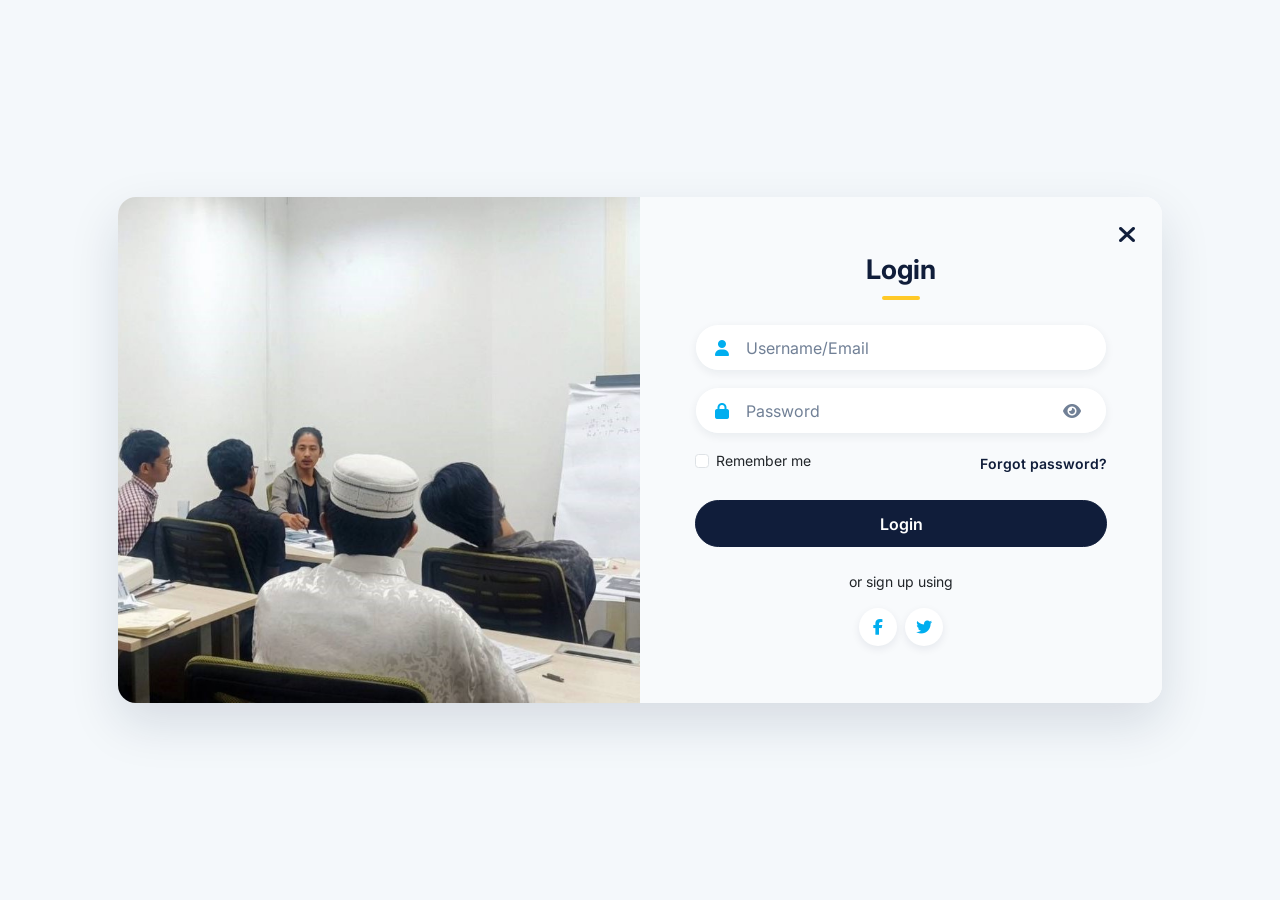
<file: login.html>
<!DOCTYPE html>
<html lang="en">

<head>
    <meta charset="UTF-8">
    <meta name="viewport" content="width=device-width, initial-scale=1.0">

    <title>Micro-IT Academy | Login</title>

    <!-- Bootstrap 5 CSS -->
    <link href="https://cdn.jsdelivr.net/npm/bootstrap@5.3.3/dist/css/bootstrap.min.css"
        rel="stylesheet">

    <!-- Font Awesome -->
    <link rel="stylesheet"
        href="https://cdnjs.cloudflare.com/ajax/libs/font-awesome/6.4.0/css/all.min.css">

    <!-- Google Font -->
    <link rel="preconnect" href="https://fonts.googleapis.com">
    <link rel="preconnect" href="https://fonts.gstatic.com" crossorigin>

    <link href="https://fonts.googleapis.com/css2?family=Inter:wght@400;500;600;700;800&display=swap"
        rel="stylesheet">

    <!-- Custom CSS -->
    <link rel="stylesheet" href="css/style.css">
    <link rel="stylesheet" href="css/login.css">

</head>

<body>

    <!-- LOGIN SECTION -->
    <section class="login-container d-flex align-items-center justify-content-center py-4">

        <div class="container">

            <div class="card login-card overflow-hidden mx-auto">

                <div class="row g-0 h-100">

                    <!-- LEFT IMAGE -->
                    <div class="col-lg-6 d-none d-lg-block login-image">

                        <img src="image/category_networking.jpg"
                            alt="Micro-IT Academy Training">

                    </div>

                    <!-- RIGHT LOGIN FORM -->
                    <div class="col-lg-6 login-form-section position-relative d-flex flex-column justify-content-center">

                        <!-- CLOSE BUTTON -->
                        <a href="index.html"
                            class="close-btn"
                            title="Back to Home"
                            aria-label="Back to Home">

                            <i class="fa-solid fa-xmark"></i>

                        </a>

                        <!-- LOGIN HEADING -->
                        <div class="text-center mb-4">

                            <h2 class="login-title mb-0">
                                Login
                            </h2>

                            <div class="title-line"></div>

                        </div>

                        <!-- LOGIN FORM -->
                        <form id="loginForm">

                            <!-- USERNAME / EMAIL -->
                            <div class="position-relative mb-3">

                                <i class="fa-solid fa-user input-icon"></i>

                                <input type="text"
                                    class="form-control login-input"
                                    name="username"
                                    placeholder="Username/Email"
                                    autocomplete="username"
                                    required>

                            </div>

                            <!-- PASSWORD -->
                            <div class="position-relative mb-3">

                                <i class="fa-solid fa-lock input-icon"></i>

                                <input type="password"
                                    class="form-control login-input"
                                    id="password"
                                    name="password"
                                    placeholder="Password"
                                    autocomplete="current-password"
                                    required>

                                <button type="button"
                                    class="password-toggle"
                                    id="togglePassword"
                                    aria-label="Show password">

                                    <i class="fa-solid fa-eye"></i>

                                </button>

                            </div>

                            <!-- REMEMBER ME & FORGOT PASSWORD -->
                            <div class="d-flex align-items-center justify-content-between mb-4 small">

                                <div class="form-check">

                                    <input class="form-check-input shadow-none"
                                        type="checkbox"
                                        id="rememberMe"
                                        name="remember">

                                    <label class="form-check-label text-dark"
                                        for="rememberMe">

                                        Remember me

                                    </label>

                                </div>

                                <a href="#"
                                    class="forgot-link fw-semibold">

                                    Forgot password?

                                </a>

                            </div>

                            <!-- LOGIN BUTTON -->
                            <button type="submit"
                                class="btn btn-login w-100">

                                Login

                            </button>

                        </form>

                        <!-- SOCIAL LOGIN -->
                        <div class="text-center mt-4">

                            <p class="small text-dark mb-3">
                                or sign up using
                            </p>

                            <div class="d-flex justify-content-center gap-2">

                                <!-- FACEBOOK -->
                                <a href="#"
                                    class="social-icon"
                                    aria-label="Facebook">

                                    <i class="fa-brands fa-facebook-f"></i>

                                </a>

                                <!-- TWITTER -->
                                <a href="#"
                                    class="social-icon"
                                    aria-label="Twitter">

                                    <i class="fa-brands fa-twitter"></i>

                                </a>

                            </div>

                        </div>

                    </div>

                </div>

            </div>

        </div>

    </section>

    <!-- BOOTSTRAP JS -->
    <script src="https://cdn.jsdelivr.net/npm/bootstrap@5.3.3/dist/js/bootstrap.bundle.min.js"></script>

    <!-- LOGIN & PASSWORD SCRIPT -->
    <script>

        const passwordInput = document.getElementById("password");
        const togglePassword = document.getElementById("togglePassword");
        const loginForm = document.getElementById("loginForm");

        // SHOW / HIDE PASSWORD
        togglePassword.addEventListener("click", function () {

            const isPassword = passwordInput.type === "password";

            passwordInput.type = isPassword ? "text" : "password";

            this.innerHTML = isPassword
                ? '<i class="fa-solid fa-eye-slash"></i>'
                : '<i class="fa-solid fa-eye"></i>';

            this.setAttribute(
                "aria-label",
                isPassword ? "Hide password" : "Show password"
            );

        });

        // LOGIN FORM SUBMIT
        loginForm.addEventListener("submit", function (e) {

            e.preventDefault();

            const username = loginForm.username.value.trim();
            const password = passwordInput.value;

            if (username && password) {

                localStorage.setItem("loggedInUser", username);

                window.location.href = "index.html";

            }

        });

    </script>

</body>

</html>
</file>
<file: css/style.css>
/* ==========================================
   MICRO-IT ACADEMY - COMPLETE STYLESHEET
   Features: Glassmorphism, Glow Effects & Modern Layout
   ========================================== */

/* --- 1. DESIGN SYSTEM & VARIABLES --- */
:root {
  --primary-color: #00aeef;
  --primary-hover: #0093ca;
  --dark-color: #0f172a;
  --text-main: #1e293b;
  --text-muted: #64748b;
  --bg-light: #f8fafc;
  --glow-color: rgba(0, 174, 239, 0.4);
  --glow-strong: rgba(0, 174, 239, 0.7);
}
html {
    scroll-behavior: smooth;
}
/* --- 2. BASE STYLES --- */
body {
  font-family: 'Inter', -apple-system, BlinkMacSystemFont, sans-serif;
  color: var(--text-main);
  background-color: var(--bg-light);
}

/* --- 3. NAVBAR STYLES --- */
.brand-title {
  font-weight: 800;
  font-size: 1.125rem;
  color: var(--dark-color);
  line-height: 1.2;
}

.brand-title span {
  color: var(--primary-color);
  text-shadow: 0 0 10px rgba(0, 174, 239, 0.3);
}

.brand-subtitle {
  font-size: 0.75rem;
  color: var(--text-muted);
}

.navbar {
  box-shadow: 0 4px 18px rgba(0, 0, 0, 0.06) !important;
  transition: all 0.3s ease;
}

.btn-signin {
  color: var(--primary-color);
  background-color: transparent;
  border: 1.5px solid var(--primary-color);
  transition: all 0.3s ease;
}

.btn-signin:hover {
  color: #ffffff;
  background-color: var(--primary-color);
  border-color: var(--primary-color);
  box-shadow: 0 0 12px var(--glow-color);
}

.btn-enroll {
  color: #ffffff;
  background-color: var(--primary-color);
  border: 1.5px solid var(--primary-color);
  transition: all 0.3s ease;
}

.btn-enroll:hover {
  color: #ffffff;
  background-color: var(--primary-hover);
  border-color: var(--primary-hover);
  box-shadow: 0 0 15px var(--glow-strong);
}

.navbar-nav .nav-link {
  color: var(--text-main);
  font-weight: 500;
}

.navbar-nav .nav-link:hover,
.navbar-nav .nav-link.active {
  color: var(--primary-color);
}

@media (max-width: 991.88px) {
  .navbar-collapse {
    background-color: #ffffff;
    padding: 1rem;
    border-radius: 0.75rem;
    box-shadow: 0 10px 25px rgba(0, 0, 0, 0.08);
  }
}

/* --- 4. BUTTONS & GLOW EFFECTS --- */
.btn-primary {
  background-color: var(--primary-color) !important;
  border-color: var(--primary-color) !important;
  color: #ffffff !important;
  transition: all 0.3s ease-in-out !important;
  box-shadow: 0 4px 12px rgba(0, 174, 239, 0.25);
}


.btn-primary:hover {
  background-color: var(--primary-hover) !important;
  border-color: var(--primary-hover) !important;
  transform: translateY(-2px);
  box-shadow: 0 0 25px var(--glow-strong) !important;
}

.btn-outline-dark {
  transition: all 0.3s ease !important;
}

.btn-outline-dark:hover {
  box-shadow: 0 0 15px rgba(15, 23, 42, 0.3);
}

@keyframes navbarSlideDown {
  from {
    transform: translateY(-100%);
    opacity: 0;
  }

  to {
    transform: translateY(0);
    opacity: 1;
  }
}

.animate-navbar {
  animation: navbarSlideDown 0.6s cubic-bezier(0.16, 1, 0.3, 1) forwards;
}

.brand-hover {
  transition: transform 0.3s ease;
}

.brand-hover:hover {
  transform: scale(1.02);
}

.logo-img {
  transition: transform 0.3s ease;
}

.brand-hover:hover .logo-img {
  transform: rotate(-5deg);
}

.animated-link {
  position: relative;
  transition: color 0.3s ease;
}

.animated-link::after {
  content: '';
  position: absolute;
  width: 0;
  height: 2px;
  bottom: 0;
  left: 50%;
  background-color: var(--primary-color, #00aeef);
  transition: all 0.3s ease;
  transform: translateX(-50%);
  border-radius: 2px;
}

.animated-link:hover::after,
.animated-link.active::after {
  width: 80%;
}

.btn-animated {
  transition: all 0.3s ease !important;
}

.btn-animated:hover {
  transform: translateY(-2px);
  box-shadow: 0 6px 15px rgba(0, 174, 239, 0.25) !important;
}

.btn-animated:active {
  transform: translateY(0);
}

.toggler-btn {
  transition: transform 0.2s ease;
}

.toggler-btn:active {
  transform: scale(0.9);
}

/* --- 5. HERO SECTION WITH BLURRED BACKGROUND --- */
.hero-section {
  position: relative;
  min-height: 85vh;
  overflow: hidden;
  padding-bottom: 0 !important;
}


.hero-section::before {
  content: "";
  position: absolute;
  top: 0;
  left: 0;
  width: 100%;
  height: 100%;
  background-image: linear-gradient(rgba(15, 23, 42, 0.75), rgba(15, 23, 42, 0.75)), url('../image/banner.jpg');
  background-size: cover;
  background-position: center;
  background-repeat: no-repeat;
  background-color: black;
  filter: blur(12px);
  opacity: 0.18;
  transform: scale(1.1);
  z-index: -1;
}


.badge-tagline {
  display: inline-flex;
  align-items: center;
  gap: 0.5rem;
  background-color: #ffffff;
  border: 1px solid rgba(0, 174, 239, 0.3);
  padding: 0.35rem 0.85rem;
  border-radius: 50px;
  font-size: 0.8125rem;
  font-weight: 600;
  box-shadow: 0 0 15px rgba(0, 174, 239, 0.15);
}

.badge-dot {
  width: 8px;
  height: 8px;
  background-color: #22c55e;
  border-radius: 50%;
  box-shadow: 0 0 8px #22c55e;
}

.hero-title span {
  color: var(--primary-color);
  text-shadow: 0 0 15px rgba(0, 174, 239, 0.2);
}


.hero-img {
  width: 100%;
  max-height: 520px;
  object-fit: contain;
  object-position: bottom;
  margin-bottom: 0;
  display: block;


}

@keyframes heroGlowPulse {
  0% {
    box-shadow: 0 -5px 20px rgba(0, 174, 239, 0.25);
  }

  100% {
    box-shadow: 0 -10px 45px rgba(0, 174, 239, 0.55);
  }
}

/* --- 6. WHY US  --- */
.why-us-card {
  border-top: 3px solid transparent;
  transition: all 0.3s ease;
}

.why-us-card:hover {
  border-top: 3px solid var(--primary-color, #00aeef);
  transform: translateY(-5px);
}

.why-us-card .icon-box {
  width: 44px;
  height: 44px;
  background-color: rgba(0, 174, 239, 0.1);
  transition: background-color 0.25s ease;
}

.why-us-card:hover .icon-box {
  background-color: var(--primary-color, #00aeef);
}

.why-us-card:hover .icon-box i {
  color: #ffffff !important;
}

.max-w-2xl {
  max-width: 600px;
}

.bg-primary-subtle {
  background-color: rgba(0, 174, 239, 0.12) !important;
}

.text-primary {
  color: var(--primary-color, #00aeef) !important;
}

/* --- 7. CATEGORY  --- */
.card {
  border: 1px solid #e0e0e0;
  border-radius: 12px;
  overflow: hidden;
  transition: transform 0.3s ease, box-shadow 0.3s ease;
  background-color: #ffffff;
  width: 100% !important;
}


.card:hover {
  transform: translateY(-6px);
  box-shadow: 0 10px 20px rgba(0, 0, 0, 0.12) !important;
}


.card-img-top {
  height: 180px;
  object-fit: cover;
  width: 100%;
}


.card-body {
  padding: 1rem;
  text-align: center;
}


.custom-nav {
  width: 45px;
  height: 45px;
  top: 50%;
  transform: translateY(-80%);
  opacity: 0.85;
}

.custom-nav:hover {
  opacity: 1;
}

.carousel-control-prev.custom-nav {
  left: -20px;
}

.carousel-control-next.custom-nav {
  right: -20px;
}

.custom-nav .carousel-control-prev-icon,
.custom-nav .carousel-control-next-icon {
  width: 100%;
  height: 100%;
  background-size: 45%;
  box-shadow: 0 4px 10px rgba(0, 0, 0, 0.2);
}


@media (max-width: 576px) {
  .carousel-control-prev.custom-nav {
    left: 0;
  }

  .carousel-control-next.custom-nav {
    right: 0;
  }
}

/* --- 8. ABOUT SECTION & STATS --- */
.stat-card {
  transition: transform 0.3s ease, box-shadow 0.3s ease;
}

.stat-card:hover {
  transform: translateY(-3px);
  box-shadow: 0 0 20px rgba(0, 174, 239, 0.15);
}

.fw-black {
  font-weight: 900;
}

/* --- 9. POPULAR COURSE --- */
.course-card img {
  height: 160px;
  object-fit: cover;
  width: 100%;
}

@media (max-width: 576px) {
  .course-card .course-img {
    height: 120px;
  }
}

.course-card {
  border: 1px solid rgba(0, 0, 0, 0.08);
  transition: transform 0.2s ease, box-shadow 0.2s ease;
  overflow: hidden;
}

.course-card:hover {
  transform: translateY(-4px);
  box-shadow: 0 8px 16px rgba(0, 0, 0, 0.1) !important;
}

/* --- 10. Testimonial Card --- */
.testimonial-overlap-card {
  border: 1px solid rgba(0, 174, 239, 0.1);
  transition: transform 0.3s ease, box-shadow 0.3s ease;
}

.testimonial-overlap-card:hover {
  transform: translateY(-6px);
  box-shadow: 0 12px 25px rgba(0, 174, 239, 0.15) !important;
}

.quote-icon {
  font-size: 0.9rem;
  opacity: 0.8;
}

.quote-start {
  display: block;
  text-align: left;
  margin-bottom: -5px;
}

.quote-end {
  display: block;
  text-align: right;
  margin-top: -5px;
}

.custom-indicators button {
  width: 10px !important;
  height: 10px !important;
  border-radius: 50% !important;
  background-color: var(--text-muted, #64748b) !important;
  border: none !important;
  margin: 0 4px !important;
  opacity: 0.3;
  transition: all 0.3s ease;
}

.custom-indicators button.active {
  background-color: var(--primary-color, #00aeef) !important;
  opacity: 1;
  transform: scale(1.3);
  box-shadow: 0 0 8px var(--glow-color, rgba(0, 174, 239, 0.4));
}

.text-primary {
  color: var(--primary-color, #00aeef) !important;
}


/* --- 11. CONTACT SECTION & FORM GLOW --- */
.bg-imag {
  background-image: linear-gradient(rgba(15, 23, 42, 0.8), rgba(15, 23, 42, 0.8)), url('../image/banner.jpg');
  background-size: cover;
  background-position: center;
  background-repeat: no-repeat;
}

.contact-icon-bg {
  width: 42px;
  height: 42px;
  background-color: rgba(255, 255, 255, 0.15);
  display: flex;
  align-items: center;
  justify-content: center;
  border-radius: 50%;
  color: #ffffff;
  font-size: 1.1rem;
}


.form-control:focus,
.form-select:focus {
  border-color: var(--primary-color) !important;
  box-shadow: 0 0 12px rgba(0, 174, 239, 0.35) !important;
  outline: none;
}

/* --- 12. FOOTER & UTILITIES --- */

footer a {
  text-decoration: none;
  transition: all 0.2s ease-in-out;
}

.footer-link {
  color: #a0aec0;
  display: inline-block;
  margin-bottom: 0.5rem;
}

.footer-link:hover {
  color: #ffc107;
  transform: translateX(4px);
}

.footer-heading {
  color: #ffffff;
  font-size: 1.1rem;
  font-weight: 700;
  margin-bottom: 1.25rem;
  position: relative;
  padding-bottom: 0.5rem;
}

.footer-heading::after {
  content: '';
  position: absolute;
  bottom: 0;
  left: 0;
  width: 35px;
  height: 2px;
  background-color: #0d6efd;
  border-radius: 2px;
}

.social-btn {
  display: inline-flex;
  align-items: center;
  justify-content: center;
  width: 38px;
  height: 38px;
  border-radius: 50%;
  background-color: rgba(255, 255, 255, 0.08);
  color: #cbd5e1;
  font-size: 0.95rem;
  transition: all 0.3s ease;
}

.social-btn:hover {
  background-color: #0d6efd;
  color: #ffc107;
  transform: translateY(-3px);
  box-shadow: 0 4px 10px rgba(13, 110, 253, 0.3);
}

.contact-item {
  display: flex;
  align-items: flex-start;
  margin-bottom: 0.75rem;
  color: #a0aec0;
  font-size: 0.9rem;
}

.contact-item i {
  color: #0d6efd;
  font-size: 1rem;
  margin-top: 3px;
  width: 24px;
}

.legal-link {
  color: #94a3b8;
  text-decoration: none;
  transition: color 0.2s ease;
}

.legal-link:hover {
  color: #ffffff;
}

/* --- CONTACT --- */

.form-control:focus {
  background-color: #f1f5f9 !important;
  box-shadow: 0 0 0 3px rgba(0, 174, 239, 0.2) !important;
}

.hover-white {
  transition: color 0.2s ease;
}

.hover-white:hover {
  color: #ffffff !important;
}

.icon-shape {
  background-color: var(--primary-color, #00aeef) !important;
}



/* Logout dropdown theme */
.dropdown-item.text-danger {
    color: #101d3a !important;
    border-radius: 6px;
    transition: 0.2s ease;
}

.dropdown-item.text-danger:hover,
.dropdown-item.text-danger:focus,
.dropdown-item.text-danger:active {
    background-color: #e8f8fd !important;
    color: #00aeef !important;
    box-shadow: none !important;
}
</file>
<file: css/test.css>
/* =========================================
   1. ROOT VARIABLES
========================================= */

:root {
    --navy: #101d3a;
    --cyan: #00aeef;
    --yellow: #ffc928;
    --light-bg: #f4f8fb;
    --text-muted: #738096;
    --white: #ffffff;
    --border-color: #e9eef3;
}

/* =========================================
   2. GLOBAL STYLES
========================================= */

* {
    box-sizing: border-box;
}

body {
    font-family: 'Inter', sans-serif;
    background: var(--white);
    color: var(--navy);
}

a {
    transition: all .2s ease;
}

/* =========================================
   3. NAVIGATION BAR
========================================= */

.navbar {
    border-bottom: 1px solid #edf0f4;
}

.brand-title {
    font-size: 19px;
    font-weight: 800;
    color: var(--navy);
}

.brand-title span {
    color: var(--cyan);
}

.brand-subtitle {
    font-size: 10px;
    color: #8792a4;
    letter-spacing: 1px;
}

.navbar .nav-link {
    color: var(--navy);
    font-weight: 600;
    font-size: 14px;
    transition: .2s;
}

.navbar .nav-link:hover,
.navbar .nav-link.active {
    color: var(--cyan);
}

.btn-signin {
    border: 1px solid #dce3eb;
    color: var(--navy);
}

.btn-signin:hover {
    background: var(--light-bg);
    color: var(--navy);
}

.btn-enroll {
    background: var(--cyan);
    color: white;
    border: 1px solid var(--cyan);
}

.btn-enroll:hover {
    background: var(--navy);
    border-color: var(--navy);
    color: white;
}

/* =========================================
   4. HERO BANNER
========================================= */

.hero-banner {
    background:
        linear-gradient(
            90deg,
            rgba(16, 29, 58, .80),
            rgba(16, 29, 58, .65)
        ),
        url('../image/category_networking.jpg') center/cover no-repeat;

    min-height: 300px;
    display: flex;
    align-items: center;
}

.hero-banner h1 {
    letter-spacing: -1px;
}

.hero-label {
    display: inline-block;
    background: rgba(0, 174, 239, .15);
    color: #7cddff;
    border: 1px solid rgba(0, 174, 239, .35);
    font-size: 12px;
    letter-spacing: 1px;
}

/* =========================================
   5. COURSE CATALOG SECTION
========================================= */

.course-section {
    background: var(--light-bg);
}

.section-label {
    color: var(--cyan);
    font-size: 12px;
    font-weight: 700;
    letter-spacing: 1.5px;
}

.section-title {
    color: var(--navy);
    font-weight: 800;
    letter-spacing: -.7px;
}

/* =========================================
   6. CATEGORY FILTER
========================================= */

.category-wrapper {
    background: white;
    padding: 12px;
    border: 1px solid #e8edf3;
    border-radius: 16px;
}

.course-categories {
    display: flex;
    flex-wrap: wrap;
    gap: 8px;
}

.category-btn {
    background: #f5f7fa;
    color: #66738a;
    border: 1px solid transparent;
    border-radius: 10px;
    padding: 10px 15px;
    font-size: 13px;
    font-weight: 600;
    white-space: nowrap;
    transition: all .25s ease;
}

.category-btn i {
    color: var(--cyan);
    margin-right: 7px;
    transition: .25s;
}

.category-btn:hover {
    background: #eaf8fe;
    color: var(--navy);
    border-color: #ccefff;
}

.category-btn.active {
    background: var(--navy);
    color: white;
    border-color: var(--navy);
    box-shadow: 0 4px 12px rgba(16, 29, 58, .12);
}

.category-btn.active i {
    color: var(--yellow);
}

/* =========================================
   7. SEARCH BOX
========================================= */

.search-box {
    border: 1px solid #e5eaf0;
    border-radius: 12px;
    background: white;
    padding: 4px;
}

.search-box .form-control {
    font-size: 13px;
}

.search-box .input-group-text {
    color: #96a1b2;
}

.search-box .btn {
    background: var(--cyan);
    border-color: var(--cyan);
    border-radius: 9px !important;
    font-size: 13px;
}

.search-box .btn:hover {
    background: var(--navy);
    border-color: var(--navy);
}

/* =========================================
   8. COURSE CARDS
========================================= */

.course-card {
    background: white;
    border: 1px solid var(--border-color);
    border-radius: 15px;
    overflow: hidden;
    transition: transform .25s ease, box-shadow .25s ease;
}

.course-card:hover {
    transform: translateY(-5px);
    box-shadow: 0 12px 28px rgba(16, 29, 58, .09) !important;
}

.course-img {
    width: 100%;
    height: 155px;
    object-fit: cover;
    background: #eaf0f6;
}

.course-card .card-body {
    padding: 16px;
}

.course-category {
    display: inline-block;
    color: #0097d1;
    background: #eaf8fe;
    font-size: 10px;
    font-weight: 700;
    padding: 5px 9px;
    border-radius: 5px;
    margin-bottom: 10px;
}

.course-card h5 {
    font-size: 15px;
    font-weight: 700;
    color: var(--navy);
    min-height: 38px;
}

.course-info {
    font-size: 12px;
    color: var(--text-muted);
}

.course-info i {
    color: var(--cyan);
    width: 16px;
}

.badge-price {
    color: var(--navy);
    font-size: 14px;
    font-weight: 800;
}

.btn-course-detail {
    background: #fff8df;
    color: #a87c00;
    border: 1px solid #ffebad;
    font-size: 12px;
    font-weight: 700;
    border-radius: 8px;
}

.btn-course-detail:hover {
    background: var(--yellow);
    color: var(--navy);
}

.btn-course-join {
    background: var(--cyan);
    color: white;
    border: 1px solid var(--cyan);
    font-size: 12px;
    font-weight: 700;
    border-radius: 8px;
}

.btn-course-join:hover {
    background: var(--navy);
    border-color: var(--navy);
    color: white;
}

.empty-result {
    display: none;
    text-align: center;
    padding: 50px 15px;
    color: var(--text-muted);
}

/* =========================================
   9. CONTACT & ENROLLMENT SECTION
========================================= */

.contact-bg-card {
    background: linear-gradient(120deg, #101d3a, #172f59);
    overflow: hidden;
}

.contact-icon-bg {
    width: 42px;
    height: 42px;
    flex-shrink: 0;
    display: flex;
    justify-content: center;
    align-items: center;
    background: rgba(0, 174, 239, .15);
    color: var(--cyan);
    border-radius: 10px;
}

.contact-form {
    border-radius: 14px;
}

.contact-form .form-control,
.contact-form .form-select {
    font-size: 13px;
    padding: 11px 12px;
    border-color: #e5eaf0;
}

.contact-form .form-control:focus,
.contact-form .form-select:focus {
    border-color: var(--cyan);
    box-shadow: 0 0 0 .2rem rgba(0, 174, 239, .12);
}

.btn-submit {
    background: var(--cyan);
    border-color: var(--cyan);
    color: white;
}

.btn-submit:hover {
    background: var(--navy);
    border-color: var(--navy);
    color: white;
}

/* =========================================
   10. COURSE STATUS
========================================= */

.course-status {
    display: inline-block;
    background: #e3f9ed;
    color: #198754;
    padding: 8px 15px;
    border-radius: 30px;
    font-size: 13px;
    font-weight: 700;
}

.course-status.upcoming {
    background: #fff3cd;
    color: #997000;
}

.course-status.closed {
    background: #fce8e8;
    color: #dc3545;
}

/* =========================================
   11. COURSE DETAIL SECTION
========================================= */

.detail-section {
    padding: 55px 0;
    background: var(--light-bg);
}

.detail-card {
    background: white;
    border: 1px solid #edf0f5;
    border-radius: 14px;
    padding: 25px;
    margin-bottom: 20px;
    box-shadow: 0 4px 15px rgba(16, 29, 58, .04);
}

.detail-heading {
    font-size: 21px;
    font-weight: 800;
    margin-bottom: 18px;
    display: flex;
    align-items: center;
    gap: 12px;
}

.detail-heading::before {
    content: "";
    width: 5px;
    height: 25px;
    background: var(--cyan);
    border-radius: 5px;
}

.detail-text {
    color: var(--text-muted);
    line-height: 1.8;
    font-size: 14px;
}

/* =========================================
   12. LEARNING LIST
========================================= */

.learning-list {
    list-style: none;
    padding: 0;
    margin: 0;
}

.learning-list li {
    display: flex;
    gap: 12px;
    margin-bottom: 14px;
    font-size: 14px;
    align-items: flex-start;
}

.learning-list i {
    color: var(--cyan);
    margin-top: 3px;
}

/* =========================================
   13. CURRICULUM
========================================= */

.curriculum-item {
    border: 1px solid #e5eaf1;
    border-radius: 8px;
    margin-bottom: 10px;
    overflow: hidden;
}

.curriculum-item button {
    width: 100%;
    background: #f5f8fc;
    border: none;
    padding: 14px 16px;
    text-align: left;
    color: var(--navy);
    font-size: 14px;
    font-weight: 600;
}

.curriculum-item button:hover {
    background: #eaf8fe;
}

.curriculum-item button i {
    color: var(--cyan);
    margin-right: 10px;
}

.curriculum-content {
    padding: 15px 18px;
    color: var(--text-muted);
    font-size: 13px;
    line-height: 1.8;
    background: white;
}

/* =========================================
   14. COURSE INFORMATION
========================================= */

.info-card {
    background: white;
    border: 1px solid #edf0f5;
    border-radius: 14px;
    padding: 24px;
    position: sticky;
    top: 90px;
    box-shadow: 0 4px 15px rgba(16, 29, 58, .05);
}

.course-image {
    height: 180px;
    width: 100%;
    object-fit: cover;
    border-radius: 10px;
    background: #eaf8fe;
    margin-bottom: 20px;
}

.info-title {
    font-size: 19px;
    font-weight: 800;
    margin-bottom: 20px;
}

.info-row {
    display: flex;
    gap: 13px;
    margin-bottom: 19px;
    align-items: flex-start;
}

.info-row i {
    color: var(--cyan);
    font-size: 19px;
    width: 22px;
    margin-top: 3px;
}

.info-row small {
    color: var(--text-muted);
    display: block;
    margin-bottom: 4px;
}

.info-row strong {
    font-size: 14px;
}

.course-fee {
    border-top: 1px solid #edf0f5;
    padding-top: 18px;
    margin-top: 15px;
}

.btn-enroll-detail {
    display: block;
    width: 100%;
    background: var(--yellow);
    color: var(--navy);
    text-align: center;
    padding: 13px;
    border-radius: 8px;
    text-decoration: none;
    font-weight: 700;
    margin-top: 18px;
    transition: .2s;
}

.btn-enroll-detail:hover {
    background: #efb900;
    color: var(--navy);
}

.btn-contact-detail {
    display: block;
    width: 100%;
    border: 1px solid var(--cyan);
    color: var(--cyan);
    text-align: center;
    padding: 12px;
    border-radius: 8px;
    text-decoration: none;
    font-weight: 600;
    margin-top: 10px;
}

.btn-contact-detail:hover {
    background: var(--cyan);
    color: white;
}

/* =========================================
   15. INSTRUCTOR
========================================= */

.instructor-box {
    display: flex;
    align-items: center;
    gap: 18px;
}

.instructor-avatar {
    width: 75px;
    height: 75px;
    background: #eaf8fe;
    border-radius: 50%;
    display: flex;
    align-items: center;
    justify-content: center;
    color: var(--cyan);
    font-size: 30px;
    flex-shrink: 0;
}

/* =========================================
   16. FOOTER
========================================= */

footer {
    background: #101827 !important;
}

.footer-heading {
    color: white;
    font-size: 15px;
    font-weight: 700;
    margin-bottom: 20px;
}

.footer-link {
    display: inline-block;
    color: #aab4c4;
    text-decoration: none;
    font-size: 13px;
    margin-bottom: 12px;
    transition: .2s;
}

.footer-link:hover {
    color: var(--cyan);
    padding-left: 3px;
}

.social-btn {
    width: 35px;
    height: 35px;
    display: flex;
    align-items: center;
    justify-content: center;
    background: #202e43;
    color: white;
    border-radius: 8px;
    text-decoration: none;
    transition: .2s;
}

.social-btn:hover {
    background: var(--cyan);
    color: white;
}

.contact-item {
    display: flex;
    gap: 12px;
    color: #aab4c4;
    font-size: 12px;
    margin-bottom: 15px;
}

.contact-item i {
    color: var(--cyan);
    margin-top: 3px;
}

.legal-link {
    color: #aab4c4;
    font-size: 11px;
    text-decoration: none;
}

.legal-link:hover {
    color: var(--cyan);
}

/* =========================================
   17. RESPONSIVE DESIGN
========================================= */

@media (max-width: 991px) {
    .info-card {
        position: static;
    }
}

@media (max-width: 767px) {

    .hero-banner {
        min-height: 260px;
    }

    .hero-banner h1 {
        font-size: 32px;
    }

    .category-wrapper {
        padding: 10px;
    }

    .course-categories {
        flex-wrap: nowrap;
        overflow-x: auto;
        padding-bottom: 5px;
    }

    .category-btn {
        padding: 9px 12px;
        font-size: 12px;
    }

    .course-img {
        height: 125px;
    }

    .course-card .card-body {
        padding: 12px;
    }

    .course-card h5 {
        font-size: 13px;
    }
}

@media (max-width: 575px) {

    .detail-card {
        padding: 20px;
    }

    .detail-heading {
        font-size: 18px;
    }

    .instructor-box {
        align-items: flex-start;
    }
}

@media (max-width: 400px) {

    .course-img {
        height: 105px;
    }

    .course-info {
        font-size: 10px;
    }
}

/* =========================================
   18. MOBILE HERO CAROUSEL
========================================= */

@media (max-width: 767.98px) {

    /* Carousel height */
    .hero-carousel .carousel-item > .container {
        max-width: 100%;
        padding: 0 !important;
    }

    .hero-carousel .carousel-item .row {
        position: relative;
        min-height: 620px;
        margin: 0;
        overflow: hidden;
        align-items: center !important;
    }

    /* Background Image */
    .hero-carousel .carousel-item .row > div:last-child {
        position: absolute;
        inset: 0;
        width: 100%;
        height: 100%;
        padding: 0 !important;
        z-index: 0;
    }

    /* Image containers */
    .hero-carousel .carousel-item .row > div:last-child > .position-relative {
        height: 100% !important;
        margin: 0 !important;
    }

    .hero-carousel .carousel-item .row > div:last-child .overflow-hidden {
        height: 100% !important;
        border-radius: 0 !important;
    }

    .hero-carousel .carousel-item .row > div:last-child img {
        width: 100%;
        height: 100% !important;
        object-fit: cover !important;
    }

    /* Dark overlay */
    .hero-carousel .carousel-item .row > div:last-child::after {
        content: "";
        position: absolute;
        inset: 0;
        background: linear-gradient(
            90deg,
            rgba(16, 29, 58, 0.94),
            rgba(16, 29, 58, 0.72)
        );
        z-index: 1;
    }

    /* Hide floating image decorations */
    .hero-carousel .carousel-item .row > div:last-child .position-absolute {
        display: none !important;
    }

    /* Text content */
    .hero-carousel .carousel-item .row > div:first-child {
        position: relative;
        z-index: 2;
        width: 100%;
        padding: 2rem 1.5rem !important;
    }

    .hero-carousel .carousel-item h1 {
        color: #ffffff !important;
        font-size: 1.85rem;
        line-height: 1.35;
        margin-bottom: 1rem !important;
    }

    .hero-carousel .carousel-item p {
        color: rgba(255,255,255,0.85) !important;
        font-size: 0.95rem;
        line-height: 1.7;
    }

    .hero-carousel .carousel-item .text-secondary {
        color: rgba(255,255,255,0.85) !important;
    }

    .hero-carousel .carousel-item .badge {
        font-size: 0.7rem;
    }

    .hero-carousel .carousel-item .btn {
        font-size: 0.85rem;
        padding: 0.7rem 1rem !important;
    }

    /* Slide 3 illustration */
    .hero-carousel .carousel-item:nth-child(3)
    .row > div:last-child img {
        object-fit: contain !important;
        opacity: 0.45;
    }

    /* Carousel arrows */
    .hero-carousel .carousel-control-prev,
    .hero-carousel .carousel-control-next {
        width: 10%;
        z-index: 3;
    }

    .hero-carousel .carousel-indicators {
        z-index: 4;
    }
}

/* =========================================
   19. USER DROPDOWN & LOGOUT
========================================= */

/* Hide email/header inside dropdown */
.dropdown-menu .dropdown-header {
    display: none !important;
}

/* Dropdown menu */
.dropdown-menu {
    border: 1px solid var(--border-color);
    border-radius: 12px;
    box-shadow: 0 8px 25px rgba(16, 29, 58, .10);
    padding: 8px;
}

/* Logout default style */
.dropdown-menu .dropdown-item.text-danger {
    color: var(--navy) !important;
    background: transparent !important;
    border-radius: 8px;
    font-weight: 600;
    transition: all .2s ease;
}

/* Logout hover */
.dropdown-menu .dropdown-item.text-danger:hover {
    color: var(--cyan) !important;
    background: #eaf8fe !important;
}

/* Remove Bootstrap blue focus and active background */
.dropdown-menu .dropdown-item.text-danger:focus,
.dropdown-menu .dropdown-item.text-danger:active,
.dropdown-menu .dropdown-item.text-danger:focus-visible {
    color: var(--cyan) !important;
    background: transparent !important;
    box-shadow: none !important;
    outline: none !important;
}

/* Dropdown item general focus */
.dropdown-menu .dropdown-item:focus-visible {
    outline: none;
    box-shadow: none;
}

/* Logout icon */
.dropdown-menu .dropdown-item.text-danger i {
    color: inherit;
}

/* Remove unwanted blue button focus */
.btn:focus,
.btn:active:focus,
.btn:focus-visible {
    box-shadow: none !important;
    outline: none !important;
}

/* =========================================
   20. MOBILE NAVBAR & HERO SPACING FIX
========================================= */

/* Navbar */
nav.navbar.sticky-top {
    position: sticky !important;
    top: 0 !important;
    z-index: 1055 !important;
    background: #ffffff !important;
    width: 100%;
}

/* Mobile adjustments */
@media (max-width: 767.98px) {

    /* Navbar stays above page content */
    nav.navbar.sticky-top {
        position: sticky !important;
        top: 0 !important;
        z-index: 1055 !important;
    }

    /* Add space below hero carousel */
    .hero-carousel {
        margin-bottom: 25px !important;
    }

    /* Internship section spacing */
    .hero-carousel + .container,
    .hero-carousel + section {
        margin-top: 25px !important;
    }

    /* Internship card */
    .container.pb-5 {
        padding-top: 20px !important;
        padding-bottom: 35px !important;
    }
}
/* Remove space between navbar and hero banner */
nav.navbar {
    position: sticky !important;
    top: 0 !important;
    margin-bottom: 0 !important;
    padding-bottom: 0 !important;
}

#home {
    margin-top: 0 !important;
    padding-top: 0 !important;
}

.hero-carousel {
    margin-top: 0 !important;
    padding-top: 0 !important;
}
/* STICKY NAVBAR FIX */
nav.navbar.sticky-top {
    position: sticky !important;
    top: 0 !important;
    z-index: 1055 !important;
    background-color: #ffffff !important;
    margin-top: 0 !important;
}
/* =========================================
   MOBILE NAV + HERO REFINEMENT (2026)
   Compact spacing, better CTA contrast, cleaner hierarchy
========================================= */
@media (max-width: 767.98px) {
    /* Keep navbar compact and remove excess vertical padding */
    nav.navbar.sticky-top {
        padding-top: .4rem !important;
        padding-bottom: .4rem !important;
    }

    nav.navbar .navbar-brand img {
        height: 36px !important;
        width: auto;
    }

    nav.navbar .brand-title {
        font-size: 1rem;
        line-height: 1.15;
    }

    nav.navbar .brand-subtitle {
        font-size: .62rem;
        letter-spacing: .06em;
    }

    /* Collapsed menu should be compact, tidy, and not push the banner */
    nav.navbar .navbar-collapse {
        margin-top: .5rem !important;
        padding: .65rem .85rem !important;
        border-radius: .85rem;
        background: #f8fafc;
        box-shadow: 0 6px 16px rgba(16, 29, 58, .06);
    }

    nav.navbar .navbar-nav {
        gap: 0 !important;
        margin: 0 !important;
    }

    nav.navbar .navbar-nav .nav-link {
        padding: .65rem .25rem;
        font-size: .92rem;
    }

    nav.navbar #authArea .btn-signin,
    nav.navbar .btn-enroll {
        min-height: 42px;
        display: inline-flex;
        align-items: center;
        justify-content: center;
        font-size: .9rem;
    }

    nav.navbar .navbar-collapse > .d-flex {
        margin-left: 0 !important;
        margin-top: .65rem !important;
        display: grid !important;
        grid-template-columns: 1fr 1fr;
        gap: .6rem !important;
    }

    /* Remove top whitespace between nav and hero */
    #home,
    #heroCarousel,
    #heroCarousel .carousel-inner,
    #heroCarousel .carousel-item {
        margin-top: 0 !important;
        padding-top: 0 !important;
    }

    .hero-carousel {
        margin-bottom: 0 !important;
    }

    /* More balanced hero height and content placement on phones */
    .hero-carousel .carousel-item .row {
        min-height: 0 !important;
        height: auto !important;
        padding-top: 0 !important;
        padding-bottom: 0 !important;
        align-items: stretch !important;
    }

    .hero-carousel .carousel-item .row > div:first-child {
        padding: 2rem 1.25rem 2.5rem !important;
        align-self: center;
    }

    .hero-carousel .carousel-item h1 {
        font-size: clamp(1.65rem, 7vw, 2rem) !important;
        line-height: 1.22 !important;
        margin-bottom: .85rem !important;
    }

    .hero-carousel .carousel-item p {
        font-size: .9rem !important;
        line-height: 1.55 !important;
        margin-bottom: 1.15rem !important;
    }

    .hero-carousel .carousel-item .badge {
        max-width: 100%;
        white-space: normal;
        line-height: 1.4;
        margin-bottom: 1rem !important;
    }

    /* CTA buttons: high contrast and visually distinct */
    .hero-carousel .carousel-item .btn-outline-dark {
        background: #ffffff !important;
        color: #10203d !important;
        border: 2px solid #ffffff !important;
        font-weight: 700 !important;
        box-shadow: 0 4px 14px rgba(0, 0, 0, .18);
    }

    .hero-carousel .carousel-item .btn-info {
        background: #00aeef !important;
        color: #ffffff !important;
        border: 2px solid #00aeef !important;
        font-weight: 700 !important;
        box-shadow: 0 4px 14px rgba(0, 174, 239, .28);
    }

    .hero-carousel .carousel-item .d-flex.flex-wrap.gap-3 {
        gap: .65rem !important;
        margin-bottom: 1.1rem !important;
    }

    .hero-carousel .carousel-item .btn {
        min-height: 46px;
        padding: .7rem 1rem !important;
        border-radius: .75rem !important;
    }

    /* The hero image remains a background layer, without separate gaps */
    .hero-carousel .carousel-item .row > div:last-child,
    .hero-carousel .carousel-item .row > div:last-child > .position-relative,
    .hero-carousel .carousel-item .row > div:last-child .overflow-hidden {
        inset: 0;
        height: 100% !important;
    }

}

/* FINAL MOBILE GAP OVERRIDE: navbar should meet hero immediately */
@media (max-width: 767.98px) {
    body > nav.navbar + #home,
    nav.navbar + section#home {
        margin-top: 0 !important;
        padding-top: 0 !important;
    }
    #home,
    #home > #heroCarousel,
    #heroCarousel,
    #heroCarousel .carousel-inner,
    #heroCarousel .carousel-item,
    #heroCarousel .carousel-item > .container,
    #heroCarousel .carousel-item > .container > .row {
        margin-top: 0 !important;
        padding-top: 0 !important;
    }
    #heroCarousel .carousel-item > .container {
        padding-left: 0 !important;
        padding-right: 0 !important;
    }
    #heroCarousel .carousel-item > .container > .row > div:first-child {
        padding-top: 1.5rem !important;
    }
}
</file>
<file: css/login.css>
/*  MICRO-T COLOR THEME*/

        :root {
            --primary: #101D3A;
            --secondary: #00AEEF;
            --accent: #FFC928;
            --light: #F4F8FB;
            --white: #FFFFFF;
            --text: #263449;
            --muted: #718096;
        }

        body {
            font-family: 'Inter', sans-serif;
            background-color: var(--light);
            color: var(--text);
        }

        /*  LOGIN SECTION*/

        .login-container {
            min-height: 100vh;
            background-color: var(--light);
        }

        /*LOGIN CARD*/

        .login-card {
            max-width: 1044px;
            min-height: 506px;
            border: none;
            border-radius: 18px;
            box-shadow: 0 20px 50px rgba(16, 29, 58, 0.13);
        }

        /*  LEFT IMAGE */

        .login-image {
            min-height: 506px;
            background-color: var(--primary);
        }

        .login-image img {
            width: 100%;
            height: 100%;
            object-fit: cover;
        }

        /* RIGHT LOGIN SECTION */

        .login-form-section {
            background-color: #F8FAFC;
            padding: 45px 55px;
        }

        .login-title {
            color: var(--primary);
            font-size: 27px;
            font-weight: 700;
        }

        .title-line {
            width: 38px;
            height: 4px;
            background-color: var(--accent);
            border-radius: 10px;
            margin: 10px auto 0;
        }

        /*  INPUT FIELDS*/

        .login-input {
            height: 47px;
            border: 1px solid transparent;
            border-radius: 50px !important;
            background-color: var(--white);
            color: var(--text);
            padding-left: 50px;
            box-shadow: 0 3px 8px rgba(16, 29, 58, 0.06);
            transition: 0.3s ease;
        }

        .login-input::placeholder {
            color: var(--muted);
        }

        .login-input:focus {
            border-color: var(--secondary);
            background-color: var(--white);
            box-shadow: 0 0 0 3px rgba(0, 174, 239, 0.10);
        }

        .input-icon {
            position: absolute;
            top: 50%;
            left: 20px;
            transform: translateY(-50%);
            color: var(--secondary);
            z-index: 5;
            pointer-events: none;
        }

        .password-toggle {
            position: absolute;
            top: 50%;
            right: 20px;
            transform: translateY(-50%);
            border: none;
            background: transparent;
            color: var(--muted);
            z-index: 5;
        }

        .password-toggle:hover {
            color: var(--secondary);
        }

        /*  CHECKBOX */

        .form-check-input {
            cursor: pointer;
        }

        .form-check-input:checked {
            background-color: var(--secondary);
            border-color: var(--secondary);
        }

        .form-check-input:focus {
            border-color: var(--secondary);
            box-shadow: 0 0 0 3px rgba(0, 174, 239, 0.12);
        }

        /*  FORGOT PASSWORD */

        .forgot-link {
            color: var(--primary);
            text-decoration: none;
            transition: 0.3s;
        }

        .forgot-link:hover {
            color: var(--secondary);
        }

        /* LOGIN BUTTON*/

        .btn-login {
            height: 47px;
            background-color: var(--primary);
            color: var(--white);
            border: 1px solid var(--primary);
            border-radius: 50px;
            font-weight: 600;
            transition: 0.3s ease;
        }

        .btn-login:hover {
            background-color: var(--secondary);
            border-color: var(--secondary);
            color: var(--white);
            transform: translateY(-2px);
        }

        /*SOCIAL LOGIN*/

        .social-icon {
            width: 38px;
            height: 38px;
            background-color: var(--white);
            color: var(--secondary);
            border-radius: 50%;
            display: flex;
            align-items: center;
            justify-content: center;
            text-decoration: none;
            box-shadow: 0 3px 8px rgba(16, 29, 58, 0.08);
            transition: 0.3s ease;
        }

        .social-icon:hover {
            background-color: var(--secondary);
            color: var(--white);
            transform: translateY(-3px);
        }

        /*  CLOSE BUTTON */

        .close-btn {
            position: absolute;
            top: 20px;
            right: 25px;
            color: var(--primary);
            font-size: 25px;
            text-decoration: none;
            transition: 0.3s;
        }

        .close-btn:hover {
            color: var(--secondary);
        }

        /*RESPONSIVE DESIGN */

        @media (max-width: 991px) {

            .login-card {
                max-width: 480px;
                min-height: auto;
            }

            .login-form-section {
                padding: 50px 35px;
            }

        }

        @media (max-width: 576px) {

            .login-container {
                padding: 20px 12px;
            }

            .login-form-section {
                padding: 45px 25px 35px;
            }

            .login-title {
                font-size: 24px;
            }

        }
</file>
